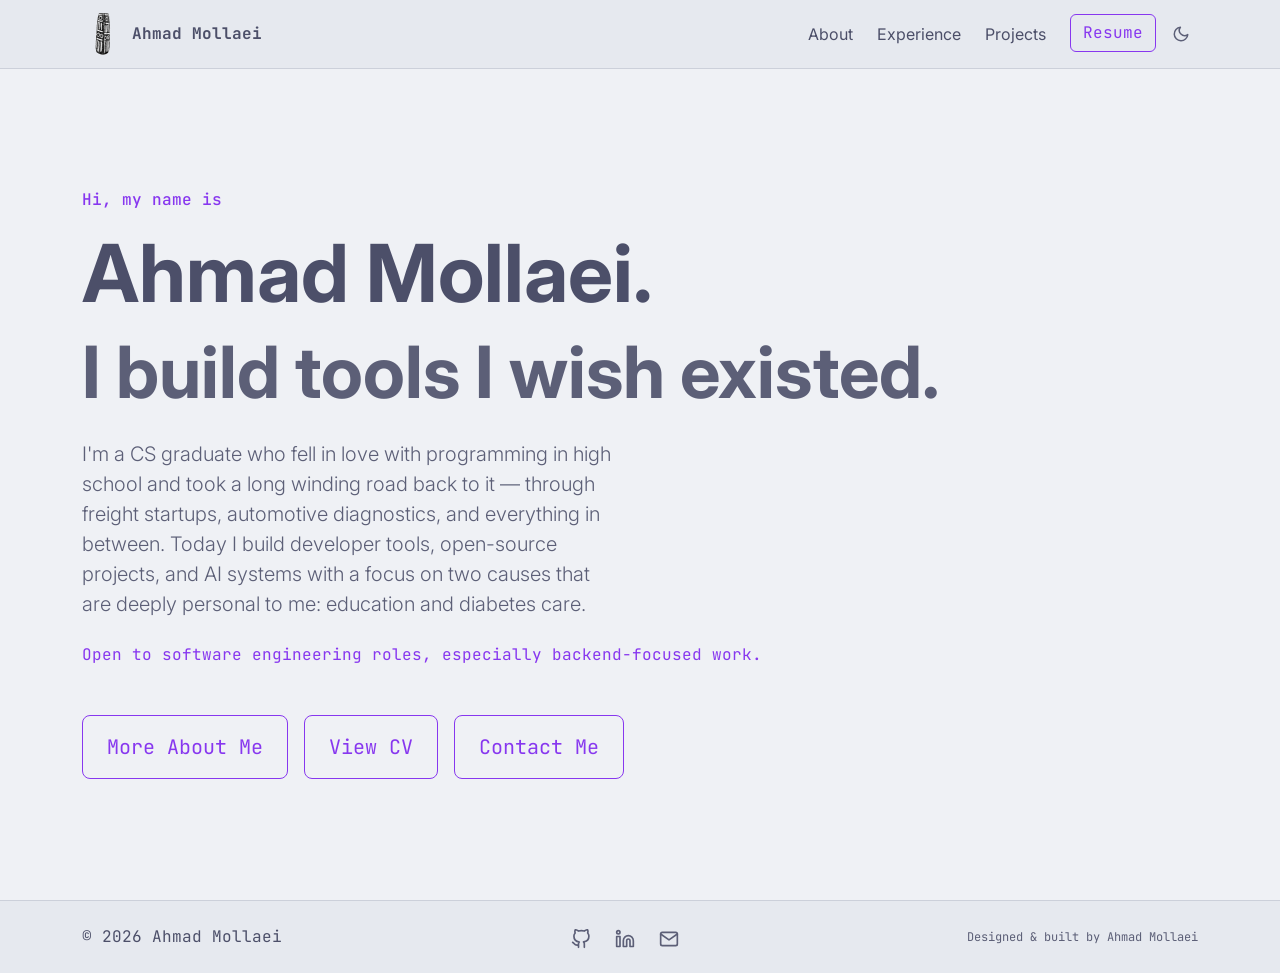
<file: index.html>
<!doctype html>

<html lang="en" data-theme="dark">
  <head>
    <meta charset="UTF-8" />
    <meta name="viewport" content="width=device-width, initial-scale=1" />
    <meta name="color-scheme" content="dark light" />
    <meta name="theme-color" content="#181825" />

    <meta
      name="description"
      content="Ahmad Mollaei — software engineer building developer tools and AI-assisted learning tools. Open to software engineering roles, especially backend-focused work."
    />

    <meta property="og:title" content="Ahmad Mollaei — Software Engineer" />
    <meta
      property="og:description"
      content="Software engineer building tools I wish existed. Open to backend-focused roles."
    />
    <meta property="og:url" content="https://ahmadmollaei.dev/" />
    <meta property="og:type" content="website" />

    <link rel="canonical" href="https://ahmadmollaei.dev/" />

    <!--Theme: set before first paint to avoid a flash-->
    <script>
      // Theme bootstrap: inline on purpose (an external file would block first paint).
      // Identical copies: index.html, about/index.html, experience/index.html,
      // projects/index.html, 404.html. scripts.js shares the "theme" key and the
      // "light"/"dark" values. Change one, change them all.
      (function () {
        var t;
        try {
          t = localStorage.getItem("theme");
        } catch (e) {}
        if (t !== "light" && t !== "dark")
          t = matchMedia("(prefers-color-scheme: light)").matches ? "light" : "dark";
        document.documentElement.setAttribute("data-theme", t);
        document
          .querySelector('meta[name="theme-color"]')
          .setAttribute("content", t === "light" ? "#e6e9ef" : "#181825");
      })();
    </script>

    <!--Google Fonts: JetBrains Mono & Inter -->
    <link rel="preconnect" href="https://fonts.googleapis.com" />
    <link rel="preconnect" href="https://fonts.gstatic.com" crossorigin />
    <link
      href="https://fonts.googleapis.com/css2?family=Inter:wght@400;500;700&family=JetBrains+Mono:wght@400..700&display=swap"
      rel="stylesheet"
    />
    <!--Preload shared partials (crossorigin matches fetch()'s default cors mode)-->
    <link rel="preload" href="/_includes/_nav.html" as="fetch" crossorigin />
    <link rel="preload" href="/_includes/_sidebars.html" as="fetch" crossorigin />
    <link rel="preload" href="/_includes/_footer-modal.html" as="fetch" crossorigin />
    <!--Bootstrap CSS-->
    <link
      href="https://cdn.jsdelivr.net/npm/bootstrap@5.3.8/dist/css/bootstrap.min.css"
      rel="stylesheet"
      integrity="sha384-sRIl4kxILFvY47J16cr9ZwB07vP4J8+LH7qKQnuqkuIAvNWLzeN8tE5YBujZqJLB"
      crossorigin="anonymous"
    />
    <!--Bootstrap JS-->
    <script
      defer
      src="https://cdn.jsdelivr.net/npm/bootstrap@5.3.8/dist/js/bootstrap.bundle.min.js"
      integrity="sha384-FKyoEForCGlyvwx9Hj09JcYn3nv7wiPVlz7YYwJrWVcXK/BmnVDxM+D2scQbITxI"
      crossorigin="anonymous"
    ></script>
    <!--Custom CSS-->
    <link href="/styles.css" rel="stylesheet" />
    <!--Custom JS-->
    <script defer src="/scripts.js"></script>
    <!--Website Title & Logo-->
    <title>Ahmad Mollaei</title>
    <link rel="icon" type="image/png" href="/assets/images/logo_tab.png" />
  </head>

  <body class="d-flex flex-column min-vh-100 m-0">
    <a class="visually-hidden-focusable skip-link" href="#main"
      >Skip to content</a
    >

    <!--Header-->
    <header id="site-header">
      <!--Without JS the navbar partial never loads; keep the site navigable-->
      <noscript>
        <nav class="container d-flex flex-wrap gap-4 py-3 font-monospace" aria-label="Main">
          <a href="/">Home</a>
          <a href="/about/">About</a>
          <a href="/experience/">Experience</a>
          <a href="/projects/">Projects</a>
        </nav>
      </noscript>
    </header>

    <!--Fixed SideBars-->
    <div id="site-sidebars"></div>

    <!--Main-->
    <main id="main" class="flex-grow-1">
      <!--Hero Section-->
      <section
        class="hero-section container d-flex flex-column justify-content-center align-items-start"
      >
        <p class="h6 font-monospace mb-3 hero-greeting">Hi, my name is</p>
        <h1 class="display-1 fw-bold mb-2 hero-name">Ahmad Mollaei.</h1>
        <h2 class="display-2 fw-bold mb-4 hero-tagline">
          I build tools I wish existed.
        </h2>
        <p class="lead mb-4 hero-bio" style="max-width: 540px">
          I'm a CS graduate who fell in love with programming in high school and
          took a long winding road back to it — through freight startups,
          automotive diagnostics, and everything in between. Today I build
          developer tools, open-source projects, and AI systems with a focus on
          two causes that are deeply personal to me: education and diabetes
          care.
        </p>
        <p class="font-monospace mb-5 hero-greeting">
          Open to software engineering roles, especially backend-focused work.
        </p>
        <div class="d-flex flex-wrap gap-3">
          <a class="btn btn-resume btn-lg font-monospace px-4 py-3" href="/about/"
            >More About Me</a
          >
          <a
            class="btn btn-resume btn-lg font-monospace px-4 py-3"
            href="/assets/pdf/cv.pdf"
            target="_blank"
            rel="noopener"
            >View CV</a
          >
          <a
            class="btn btn-resume btn-lg font-monospace px-4 py-3"
            href="mailto:contact@ahmadmollaei.dev"
            >Contact Me</a
          >
        </div>
      </section>
    </main>

    <!--Footer-->
    <div id="site-chrome-bottom"></div>
  </body>
</html>
</file>
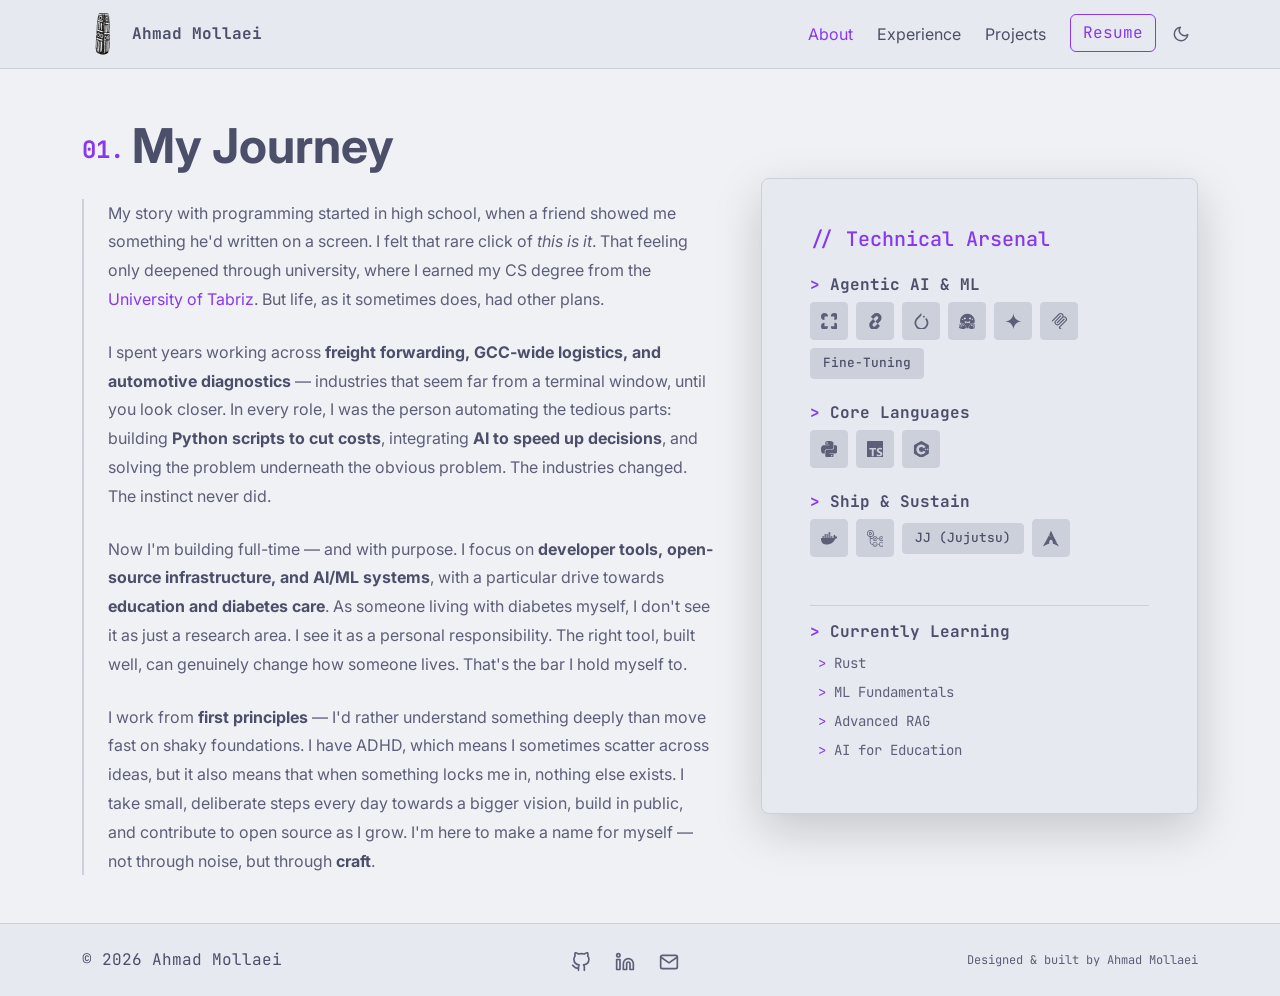
<file: about/index.html>
<!doctype html>

<html lang="en" data-theme="dark">
  <head>
    <meta charset="UTF-8" />
    <meta name="viewport" content="width=device-width, initial-scale=1" />
    <meta name="color-scheme" content="dark light" />
    <meta name="theme-color" content="#181825" />

    <meta
      name="description"
      content="About Ahmad Mollaei: a University of Tabriz CS graduate whose path back to software ran through freight forwarding, logistics and automotive diagnostics, with a focus on education and diabetes care."
    />

    <meta property="og:title" content="About | Ahmad Mollaei" />
    <meta
      property="og:description"
      content="A CS graduate's path back to software through freight, logistics and automotive diagnostics."
    />
    <meta property="og:url" content="https://ahmadmollaei.dev/about/" />
    <meta property="og:type" content="website" />

    <link rel="canonical" href="https://ahmadmollaei.dev/about/" />

    <!--Theme: set before first paint to avoid a flash-->
    <script>
      // Theme bootstrap: inline on purpose (an external file would block first paint).
      // Identical copies: index.html, about/index.html, experience/index.html,
      // projects/index.html, 404.html. scripts.js shares the "theme" key and the
      // "light"/"dark" values. Change one, change them all.
      (function () {
        var t;
        try {
          t = localStorage.getItem("theme");
        } catch (e) {}
        if (t !== "light" && t !== "dark")
          t = matchMedia("(prefers-color-scheme: light)").matches ? "light" : "dark";
        document.documentElement.setAttribute("data-theme", t);
        document
          .querySelector('meta[name="theme-color"]')
          .setAttribute("content", t === "light" ? "#e6e9ef" : "#181825");
      })();
    </script>

    <!--Google Fonts: JetBrains Mono & Inter -->
    <link rel="preconnect" href="https://fonts.googleapis.com" />
    <link rel="preconnect" href="https://fonts.gstatic.com" crossorigin />
    <link
      href="https://fonts.googleapis.com/css2?family=Inter:wght@400;500;700&family=JetBrains+Mono:wght@400..700&display=swap"
      rel="stylesheet"
    />
    <!--Preload shared partials (crossorigin matches fetch()'s default cors mode)-->
    <link rel="preload" href="/_includes/_nav.html" as="fetch" crossorigin />
    <link rel="preload" href="/_includes/_sidebars.html" as="fetch" crossorigin />
    <link rel="preload" href="/_includes/_footer-modal.html" as="fetch" crossorigin />
    <!--Bootstrap CSS-->
    <link
      href="https://cdn.jsdelivr.net/npm/bootstrap@5.3.8/dist/css/bootstrap.min.css"
      rel="stylesheet"
      integrity="sha384-sRIl4kxILFvY47J16cr9ZwB07vP4J8+LH7qKQnuqkuIAvNWLzeN8tE5YBujZqJLB"
      crossorigin="anonymous"
    />
    <!--Bootstrap JS-->
    <script
      defer
      src="https://cdn.jsdelivr.net/npm/bootstrap@5.3.8/dist/js/bootstrap.bundle.min.js"
      integrity="sha384-FKyoEForCGlyvwx9Hj09JcYn3nv7wiPVlz7YYwJrWVcXK/BmnVDxM+D2scQbITxI"
      crossorigin="anonymous"
    ></script>
    <!--Custom CSS-->
    <link href="/styles.css" rel="stylesheet" />
    <!--Custom JS-->
    <script defer src="/scripts.js"></script>
    <!--Website Title & Logo-->
    <title>About | Ahmad Mollaei</title>
    <link rel="icon" type="image/png" href="/assets/images/logo_tab.png" />
  </head>

  <body class="d-flex flex-column min-vh-100 m-0">
    <a class="visually-hidden-focusable skip-link" href="#main"
      >Skip to content</a
    >

    <!--Header-->
    <header id="site-header">
      <!--Without JS the navbar partial never loads; keep the site navigable-->
      <noscript>
        <nav class="container d-flex flex-wrap gap-4 py-3 font-monospace" aria-label="Main">
          <a href="/">Home</a>
          <a href="/about/">About</a>
          <a href="/experience/">Experience</a>
          <a href="/projects/">Projects</a>
        </nav>
      </noscript>
    </header>

    <!--Fixed SideBars-->
    <div id="site-sidebars"></div>

    <!--Main-->
    <main id="main" class="flex-grow-1">
      <section class="container d-flex align-items-center pt-5 pb-3 py-md-5">
        <div class="row gy-5 gx-lg-5">
          <!-- Left Column-->
          <div class="col-lg-7">
            <h1 class="visually-hidden">About Ahmad Mollaei</h1>
            <h2 class="display-5 fw-bold mb-4 about-heading">
              <span class="about-section-num">01.</span>My Journey
            </h2>

            <div class="about-bio-border ps-4">
              <p class="mb-4">
                My story with programming started in high school, when a friend
                showed me something he'd written on a screen. I felt that rare
                click of <em>this is it</em>. That feeling only deepened through
                university, where I earned my CS degree from the
                <a
                  href="http://tabrizu.ac.ir/en"
                  rel="external nofollow noopener"
                  target="_blank"
                  >University of Tabriz</a
                >. But life, as it sometimes does, had other plans.
              </p>

              <p class="mb-4">
                I spent years working across
                <strong
                  >freight forwarding, GCC-wide logistics, and automotive
                  diagnostics</strong
                > — industries that seem far from a terminal window, until you
                look closer. In every role, I was the person automating the
                tedious parts: building
                <strong>Python scripts to cut costs</strong>, integrating
                <strong>AI to speed up decisions</strong>, and solving the
                problem underneath the obvious problem. The industries changed.
                The instinct never did.
              </p>

              <p class="mb-4">
                Now I'm building full-time — and with purpose. I focus on
                <strong
                  >developer tools, open-source infrastructure, and AI/ML
                  systems</strong
                >, with a particular drive towards
                <strong>education and diabetes care</strong>. As someone living
                with diabetes myself, I don't see it as just a research area. I
                see it as a personal responsibility. The right tool, built well,
                can genuinely change how someone lives. That's the bar I hold
                myself to.
              </p>

              <p class="mb-0">
                I work from <strong>first principles</strong> — I'd rather
                understand something deeply than move fast on shaky foundations.
                I have ADHD, which means I sometimes scatter across ideas, but
                it also means that when something locks me in, nothing else
                exists. I take small, deliberate steps every day towards a
                bigger vision, build in public, and contribute to open source as
                I grow. I'm here to make a name for myself — not through noise,
                but through <strong>craft</strong>.
              </p>
            </div>
          </div>

          <!--Right Column-->
          <div class="col-lg-5 d-flex flex-column justify-content-center">
            <div class="card about-card p-4 p-md-5 shadow-lg">
              <h3 class="h5 font-monospace mb-4 about-card-title">
                // Technical Arsenal
              </h3>

              <!-- Category: Agentic AI & ML-->
              <div class="mb-4">
                <h4 class="h6 font-monospace fw-bold mb-2 about-cat-heading">
                  Agentic AI & ML
                </h4>
                <div class="d-flex flex-wrap gap-2 align-items-center">
                  <span
                    class="badge icon-badge"
                    title="LangGraph"
                    data-bs-toggle="tooltip"
                    tabindex="0"
                    role="img"
                    aria-label="LangGraph"
                  >
                    <svg
                      role="img"
                      viewBox="0 0 24 24"
                      xmlns="http://www.w3.org/2000/svg"
                    >
                      <title>LangGraph</title>
                      <path
                        d="M5 19H10A5 5 0 115 14ZM19 14A5 5 0 1114 19H19ZM10 5A5 5 0 105 10V5ZM19 5V10A5 5 0 1014 5Z"
                      />
                    </svg>
                  </span>

                  <span
                    class="badge icon-badge"
                    title="LangChain"
                    data-bs-toggle="tooltip"
                    tabindex="0"
                    role="img"
                    aria-label="LangChain"
                  >
                    <svg
                      role="img"
                      viewBox="0 0 24 24"
                      xmlns="http://www.w3.org/2000/svg"
                    >
                      <title>LangChain</title>
                      <path
                        d="M13.796 0a6.93 6.93 0 0 0-4.91 2.019L5.451 5.455l3.273 3.27 3.432-3.432a2.284 2.284 0 0 1 3.277 0 2.28 2.28 0 0 1 0 3.275L12 12.001l3.273 3.273 3.433-3.435c2.692-2.692 2.692-7.127 0-9.82A6.92 6.92 0 0 0 13.796 0m-5.07 8.728-3.433 3.434c-2.692 2.693-2.692 7.126 0 9.819A6.92 6.92 0 0 0 10.203 24a6.93 6.93 0 0 0 4.911-2.02l3.432-3.432-3.271-3.272-3.433 3.433a2.284 2.284 0 0 1-3.277 0 2.28 2.28 0 0 1 0-3.276L12 12z"
                      />
                    </svg>
                  </span>

                  <span
                    class="badge icon-badge"
                    title="PyTorch"
                    data-bs-toggle="tooltip"
                    tabindex="0"
                    role="img"
                    aria-label="PyTorch"
                  >
                    <svg
                      role="img"
                      viewBox="0 0 24 24"
                      xmlns="http://www.w3.org/2000/svg"
                    >
                      <title>PyTorch</title>
                      <path
                        d="M12.005 0L4.952 7.053a9.865 9.865 0 000 14.022 9.866 9.866 0 0014.022 0c3.984-3.9 3.986-10.205.085-14.023l-1.744 1.743c2.904 2.905 2.904 7.634 0 10.538s-7.634 2.904-10.538 0-2.904-7.634 0-10.538l4.647-4.646.582-.665zm3.568 3.899a1.327 1.327 0 00-1.327 1.327 1.327 1.327 0 001.327 1.328A1.327 1.327 0 0016.9 5.226 1.327 1.327 0 0015.573 3.9z"
                      />
                    </svg>
                  </span>

                  <span
                    class="badge icon-badge"
                    title="Hugging face Transformers"
                    data-bs-toggle="tooltip"
                    tabindex="0"
                    role="img"
                    aria-label="Hugging face Transformers"
                  >
                    <svg
                      role="img"
                      viewBox="0 0 24 24"
                      xmlns="http://www.w3.org/2000/svg"
                    >
                      <title>Hugging Face</title>
                      <path
                        d="M12.025 1.13c-5.77 0-10.449 4.647-10.449 10.378 0 1.112.178 2.181.503 3.185.064-.222.203-.444.416-.577a.96.96 0 0 1 .524-.15c.293 0 .584.124.84.284.278.173.48.408.71.694.226.282.458.611.684.951v-.014c.017-.324.106-.622.264-.874s.403-.487.762-.543c.3-.047.596.06.787.203s.31.313.4.467c.15.257.212.468.233.542.01.026.653 1.552 1.657 2.54.616.605 1.01 1.223 1.082 1.912.055.537-.096 1.059-.38 1.572.637.121 1.294.187 1.967.187.657 0 1.298-.063 1.921-.178-.287-.517-.44-1.041-.384-1.581.07-.69.465-1.307 1.081-1.913 1.004-.987 1.647-2.513 1.657-2.539.021-.074.083-.285.233-.542.09-.154.208-.323.4-.467a1.08 1.08 0 0 1 .787-.203c.359.056.604.29.762.543s.247.55.265.874v.015c.225-.34.457-.67.683-.952.23-.286.432-.52.71-.694.257-.16.547-.284.84-.285a.97.97 0 0 1 .524.151c.228.143.373.388.43.625l.006.04a10.3 10.3 0 0 0 .534-3.273c0-5.731-4.678-10.378-10.449-10.378M8.327 6.583a1.5 1.5 0 0 1 .713.174 1.487 1.487 0 0 1 .617 2.013c-.183.343-.762-.214-1.102-.094-.38.134-.532.914-.917.71a1.487 1.487 0 0 1 .69-2.803m7.486 0a1.487 1.487 0 0 1 .689 2.803c-.385.204-.536-.576-.916-.71-.34-.12-.92.437-1.103.094a1.487 1.487 0 0 1 .617-2.013 1.5 1.5 0 0 1 .713-.174m-10.68 1.55a.96.96 0 1 1 0 1.921.96.96 0 0 1 0-1.92m13.838 0a.96.96 0 1 1 0 1.92.96.96 0 0 1 0-1.92M8.489 11.458c.588.01 1.965 1.157 3.572 1.164 1.607-.007 2.984-1.155 3.572-1.164.196-.003.305.12.305.454 0 .886-.424 2.328-1.563 3.202-.22-.756-1.396-1.366-1.63-1.32q-.011.001-.02.006l-.044.026-.01.008-.03.024q-.018.017-.035.036l-.032.04a1 1 0 0 0-.058.09l-.014.025q-.049.088-.11.19a1 1 0 0 1-.083.116 1.2 1.2 0 0 1-.173.18q-.035.029-.075.058a1.3 1.3 0 0 1-.251-.243 1 1 0 0 1-.076-.107c-.124-.193-.177-.363-.337-.444-.034-.016-.104-.008-.2.022q-.094.03-.216.087-.06.028-.125.063l-.13.074q-.067.04-.136.086a3 3 0 0 0-.135.096 3 3 0 0 0-.26.219 2 2 0 0 0-.12.121 2 2 0 0 0-.106.128l-.002.002a2 2 0 0 0-.09.132l-.001.001a1.2 1.2 0 0 0-.105.212q-.013.036-.024.073c-1.139-.875-1.563-2.317-1.563-3.203 0-.334.109-.457.305-.454m.836 10.354c.824-1.19.766-2.082-.365-3.194-1.13-1.112-1.789-2.738-1.789-2.738s-.246-.945-.806-.858-.97 1.499.202 2.362c1.173.864-.233 1.45-.685.64-.45-.812-1.683-2.896-2.322-3.295s-1.089-.175-.938.647 2.822 2.813 2.562 3.244-1.176-.506-1.176-.506-2.866-2.567-3.49-1.898.473 1.23 2.037 2.16c1.564.932 1.686 1.178 1.464 1.53s-3.675-2.511-4-1.297c-.323 1.214 3.524 1.567 3.287 2.405-.238.839-2.71-1.587-3.216-.642-.506.946 3.49 2.056 3.522 2.064 1.29.33 4.568 1.028 5.713-.624m5.349 0c-.824-1.19-.766-2.082.365-3.194 1.13-1.112 1.789-2.738 1.789-2.738s.246-.945.806-.858.97 1.499-.202 2.362c-1.173.864.233 1.45.685.64.451-.812 1.683-2.896 2.322-3.295s1.089-.175.938.647-2.822 2.813-2.562 3.244 1.176-.506 1.176-.506 2.866-2.567 3.49-1.898-.473 1.23-2.037 2.16c-1.564.932-1.686 1.178-1.464 1.53s3.675-2.511 4-1.297c.323 1.214-3.524 1.567-3.287 2.405.238.839 2.71-1.587 3.216-.642.506.946-3.49 2.056-3.522 2.064-1.29.33-4.568 1.028-5.713-.624"
                      />
                    </svg>
                  </span>

                  <span
                    class="badge icon-badge"
                    title="Gemini API"
                    data-bs-toggle="tooltip"
                    tabindex="0"
                    role="img"
                    aria-label="Gemini API"
                  >
                    <svg
                      role="img"
                      viewBox="0 0 24 24"
                      xmlns="http://www.w3.org/2000/svg"
                    >
                      <title>Google Gemini</title>
                      <path
                        d="M11.04 19.32Q12 21.51 12 24q0-2.49.93-4.68.96-2.19 2.58-3.81t3.81-2.55Q21.51 12 24 12q-2.49 0-4.68-.93a12.3 12.3 0 0 1-3.81-2.58 12.3 12.3 0 0 1-2.58-3.81Q12 2.49 12 0q0 2.49-.96 4.68-.93 2.19-2.55 3.81a12.3 12.3 0 0 1-3.81 2.58Q2.49 12 0 12q2.49 0 4.68.96 2.19.93 3.81 2.55t2.55 3.81"
                      />
                    </svg>
                  </span>

                  <span
                    class="badge icon-badge"
                    title="Model Context Protocol (MCP)"
                    data-bs-toggle="tooltip"
                    tabindex="0"
                    role="img"
                    aria-label="Model Context Protocol (MCP)"
                  >
                    <svg
                      role="img"
                      viewBox="0 0 24 24"
                      xmlns="http://www.w3.org/2000/svg"
                    >
                      <title>Model Context Protocol</title>
                      <path
                        d="M13.85 0a4.16 4.16 0 0 0-2.95 1.217L1.456 10.66a.835.835 0 0 0 0 1.18.835.835 0 0 0 1.18 0l9.442-9.442a2.49 2.49 0 0 1 3.541 0 2.49 2.49 0 0 1 0 3.541L8.59 12.97l-.1.1a.835.835 0 0 0 0 1.18.835.835 0 0 0 1.18 0l.1-.098 7.03-7.034a2.49 2.49 0 0 1 3.542 0l.049.05a2.49 2.49 0 0 1 0 3.54l-8.54 8.54a1.96 1.96 0 0 0 0 2.755l1.753 1.753a.835.835 0 0 0 1.18 0 .835.835 0 0 0 0-1.18l-1.753-1.753a.266.266 0 0 1 0-.394l8.54-8.54a4.185 4.185 0 0 0 0-5.9l-.05-.05a4.16 4.16 0 0 0-2.95-1.218c-.2 0-.401.02-.6.048a4.17 4.17 0 0 0-1.17-3.552A4.16 4.16 0 0 0 13.85 0m0 3.333a.84.84 0 0 0-.59.245L6.275 10.56a4.186 4.186 0 0 0 0 5.902 4.186 4.186 0 0 0 5.902 0L19.16 9.48a.835.835 0 0 0 0-1.18.835.835 0 0 0-1.18 0l-6.985 6.984a2.49 2.49 0 0 1-3.54 0 2.49 2.49 0 0 1 0-3.54l6.983-6.985a.835.835 0 0 0 0-1.18.84.84 0 0 0-.59-.245"
                      />
                    </svg>
                  </span>

                  <span class="badge text-badge">Fine-Tuning</span>
                </div>
              </div>

              <!-- Category: Core Languages -->
              <div class="mb-4">
                <h4 class="h6 font-monospace fw-bold mb-2 about-cat-heading">
                  Core Languages
                </h4>
                <div class="d-flex flex-wrap gap-2 align-items-center">
                  <span
                    class="badge icon-badge"
                    title="Python"
                    data-bs-toggle="tooltip"
                    tabindex="0"
                    role="img"
                    aria-label="Python"
                  >
                    <svg
                      role="img"
                      viewBox="0 0 24 24"
                      xmlns="http://www.w3.org/2000/svg"
                    >
                      <title>Python</title>
                      <path
                        d="M14.25.18l.9.2.73.26.59.3.45.32.34.34.25.34.16.33.1.3.04.26.02.2-.01.13V8.5l-.05.63-.13.55-.21.46-.26.38-.3.31-.33.25-.35.19-.35.14-.33.1-.3.07-.26.04-.21.02H8.77l-.69.05-.59.14-.5.22-.41.27-.33.32-.27.35-.2.36-.15.37-.1.35-.07.32-.04.27-.02.21v3.06H3.17l-.21-.03-.28-.07-.32-.12-.35-.18-.36-.26-.36-.36-.35-.46-.32-.59-.28-.73-.21-.88-.14-1.05-.05-1.23.06-1.22.16-1.04.24-.87.32-.71.36-.57.4-.44.42-.33.42-.24.4-.16.36-.1.32-.05.24-.01h.16l.06.01h8.16v-.83H6.18l-.01-2.75-.02-.37.05-.34.11-.31.17-.28.25-.26.31-.23.38-.2.44-.18.51-.15.58-.12.64-.1.71-.06.77-.04.84-.02 1.27.05zm-6.3 1.98l-.23.33-.08.41.08.41.23.34.33.22.41.09.41-.09.33-.22.23-.34.08-.41-.08-.41-.23-.33-.33-.22-.41-.09-.41.09zm13.09 3.95l.28.06.32.12.35.18.36.27.36.35.35.47.32.59.28.73.21.88.14 1.04.05 1.23-.06 1.23-.16 1.04-.24.86-.32.71-.36.57-.4.45-.42.33-.42.24-.4.16-.36.09-.32.05-.24.02-.16-.01h-8.22v.82h5.84l.01 2.76.02.36-.05.34-.11.31-.17.29-.25.25-.31.24-.38.2-.44.17-.51.15-.58.13-.64.09-.71.07-.77.04-.84.01-1.27-.04-1.07-.14-.9-.2-.73-.25-.59-.3-.45-.33-.34-.34-.25-.34-.16-.33-.1-.3-.04-.25-.02-.2.01-.13v-5.34l.05-.64.13-.54.21-.46.26-.38.3-.32.33-.24.35-.2.35-.14.33-.1.3-.06.26-.04.21-.02.13-.01h5.84l.69-.05.59-.14.5-.21.41-.28.33-.32.27-.35.2-.36.15-.36.1-.35.07-.32.04-.28.02-.21V6.07h2.09l.14.01zm-6.47 14.25l-.23.33-.08.41.08.41.23.33.33.23.41.08.41-.08.33-.23.23-.33.08-.41-.08-.41-.23-.33-.33-.23-.41-.08-.41.08z"
                      />
                    </svg>
                  </span>

                  <span
                    class="badge icon-badge"
                    title="TypeScript"
                    data-bs-toggle="tooltip"
                    tabindex="0"
                    role="img"
                    aria-label="TypeScript"
                  >
                    <svg
                      role="img"
                      viewBox="0 0 24 24"
                      xmlns="http://www.w3.org/2000/svg"
                    >
                      <title>TypeScript</title>
                      <path
                        d="M1.125 0C.502 0 0 .502 0 1.125v21.75C0 23.498.502 24 1.125 24h21.75c.623 0 1.125-.502 1.125-1.125V1.125C24 .502 23.498 0 22.875 0zm17.363 9.75c.612 0 1.154.037 1.627.111a6.38 6.38 0 0 1 1.306.34v2.458a3.95 3.95 0 0 0-.643-.361 5.093 5.093 0 0 0-.717-.26 5.453 5.453 0 0 0-1.426-.2c-.3 0-.573.028-.819.086a2.1 2.1 0 0 0-.623.242c-.17.104-.3.229-.393.374a.888.888 0 0 0-.14.49c0 .196.053.373.156.529.104.156.252.304.443.444s.423.276.696.41c.273.135.582.274.926.416.47.197.892.407 1.266.628.374.222.695.473.963.753.268.279.472.598.614.957.142.359.214.776.214 1.253 0 .657-.125 1.21-.373 1.656a3.033 3.033 0 0 1-1.012 1.085 4.38 4.38 0 0 1-1.487.596c-.566.12-1.163.18-1.79.18a9.916 9.916 0 0 1-1.84-.164 5.544 5.544 0 0 1-1.512-.493v-2.63a5.033 5.033 0 0 0 3.237 1.2c.333 0 .624-.03.872-.09.249-.06.456-.144.623-.25.166-.108.29-.234.373-.38a1.023 1.023 0 0 0-.074-1.089 2.12 2.12 0 0 0-.537-.5 5.597 5.597 0 0 0-.807-.444 27.72 27.72 0 0 0-1.007-.436c-.918-.383-1.602-.852-2.053-1.405-.45-.553-.676-1.222-.676-2.005 0-.614.123-1.141.369-1.582.246-.441.58-.804 1.004-1.089a4.494 4.494 0 0 1 1.47-.629 7.536 7.536 0 0 1 1.77-.201zm-15.113.188h9.563v2.166H9.506v9.646H6.789v-9.646H3.375z"
                      />
                    </svg>
                  </span>

                  <span
                    class="badge icon-badge"
                    title="C++"
                    data-bs-toggle="tooltip"
                    tabindex="0"
                    role="img"
                    aria-label="C++"
                  >
                    <svg
                      role="img"
                      viewBox="0 0 24 24"
                      xmlns="http://www.w3.org/2000/svg"
                    >
                      <title>C++</title>
                      <path
                        d="M22.394 6c-.167-.29-.398-.543-.652-.69L12.926.22c-.509-.294-1.34-.294-1.848 0L2.26 5.31c-.508.293-.923 1.013-.923 1.6v10.18c0 .294.104.62.271.91.167.29.398.543.652.69l8.816 5.09c.508.293 1.34.293 1.848 0l8.816-5.09c.254-.147.485-.4.652-.69.167-.29.27-.616.27-.91V6.91c.003-.294-.1-.62-.268-.91zM12 19.11c-3.92 0-7.109-3.19-7.109-7.11 0-3.92 3.19-7.11 7.11-7.11a7.133 7.133 0 016.156 3.553l-3.076 1.78a3.567 3.567 0 00-3.08-1.78A3.56 3.56 0 008.444 12 3.56 3.56 0 0012 15.555a3.57 3.57 0 003.08-1.778l3.078 1.78A7.135 7.135 0 0112 19.11zm7.11-6.715h-.79v.79h-.79v-.79h-.79v-.79h.79v-.79h.79v.79h.79zm2.962 0h-.79v.79h-.79v-.79h-.79v-.79h.79v-.79h.79v.79h.79z"
                      />
                    </svg>
                  </span>
                </div>
              </div>

              <!-- Category: Ship & Sustain-->
              <div class="mb-4">
                <h4 class="h6 font-monospace fw-bold mb-2 about-cat-heading">
                  Ship & Sustain
                </h4>
                <div class="d-flex flex-wrap gap-2 align-items-center">
                  <span
                    class="badge icon-badge"
                    title="Docker"
                    data-bs-toggle="tooltip"
                    tabindex="0"
                    role="img"
                    aria-label="Docker"
                  >
                    <svg
                      role="img"
                      viewBox="0 0 24 24"
                      xmlns="http://www.w3.org/2000/svg"
                    >
                      <title>Docker</title>
                      <path
                        d="M13.983 11.078h2.119a.186.186 0 00.186-.185V9.006a.186.186 0 00-.186-.186h-2.119a.185.185 0 00-.185.185v1.888c0 .102.083.185.185.185m-2.954-5.43h2.118a.186.186 0 00.186-.186V3.574a.186.186 0 00-.186-.185h-2.118a.185.185 0 00-.185.185v1.888c0 .102.082.185.185.185m0 2.716h2.118a.187.187 0 00.186-.186V6.29a.186.186 0 00-.186-.185h-2.118a.185.185 0 00-.185.185v1.887c0 .102.082.185.185.186m-2.93 0h2.12a.186.186 0 00.184-.186V6.29a.185.185 0 00-.185-.185H8.1a.185.185 0 00-.185.185v1.887c0 .102.083.185.185.186m-2.964 0h2.119a.186.186 0 00.185-.186V6.29a.185.185 0 00-.185-.185H5.136a.186.186 0 00-.186.185v1.887c0 .102.084.185.186.186m5.893 2.715h2.118a.186.186 0 00.186-.185V9.006a.186.186 0 00-.186-.186h-2.118a.185.185 0 00-.185.185v1.888c0 .102.082.185.185.185m-2.93 0h2.12a.185.185 0 00.184-.185V9.006a.185.185 0 00-.184-.186h-2.12a.185.185 0 00-.184.185v1.888c0 .102.083.185.185.185m-2.964 0h2.119a.185.185 0 00.185-.185V9.006a.185.185 0 00-.184-.186h-2.12a.186.186 0 00-.186.186v1.887c0 .102.084.185.186.185m-2.92 0h2.12a.185.185 0 00.184-.185V9.006a.185.185 0 00-.184-.186h-2.12a.185.185 0 00-.184.185v1.888c0 .102.082.185.185.185M23.763 9.89c-.065-.051-.672-.51-1.954-.51-.338.001-.676.03-1.01.087-.248-1.7-1.653-2.53-1.716-2.566l-.344-.199-.226.327c-.284.438-.49.922-.612 1.43-.23.97-.09 1.882.403 2.661-.595.332-1.55.413-1.744.42H.751a.751.751 0 00-.75.748 11.376 11.376 0 00.692 4.062c.545 1.428 1.355 2.48 2.41 3.124 1.18.723 3.1 1.137 5.275 1.137.983.003 1.963-.086 2.93-.266a12.248 12.248 0 003.823-1.389c.98-.567 1.86-1.288 2.61-2.136 1.252-1.418 1.998-2.997 2.553-4.4h.221c1.372 0 2.215-.549 2.68-1.009.309-.293.55-.65.707-1.046l.098-.288Z"
                      />
                    </svg>
                  </span>

                  <span
                    class="badge icon-badge"
                    title="GitHub Actions"
                    data-bs-toggle="tooltip"
                    tabindex="0"
                    role="img"
                    aria-label="GitHub Actions"
                  >
                    <svg
                      role="img"
                      viewBox="0 0 24 24"
                      xmlns="http://www.w3.org/2000/svg"
                    >
                      <title>GitHub Actions</title>
                      <path
                        d="M10.984 13.836a.5.5 0 0 1-.353-.146l-.745-.743a.5.5 0 1 1 .706-.708l.392.391 1.181-1.18a.5.5 0 0 1 .708.707l-1.535 1.533a.504.504 0 0 1-.354.146zm9.353-.147l1.534-1.532a.5.5 0 0 0-.707-.707l-1.181 1.18-.392-.391a.5.5 0 1 0-.706.708l.746.743a.497.497 0 0 0 .706-.001zM4.527 7.452l2.557-1.585A1 1 0 0 0 7.09 4.17L4.533 2.56A1 1 0 0 0 3 3.406v3.196a1.001 1.001 0 0 0 1.527.85zm2.03-2.436L4 6.602V3.406l2.557 1.61zM24 12.5c0 1.93-1.57 3.5-3.5 3.5a3.503 3.503 0 0 1-3.46-3h-2.08a3.503 3.503 0 0 1-3.46 3 3.502 3.502 0 0 1-3.46-3h-.558c-.972 0-1.85-.399-2.482-1.042V17c0 1.654 1.346 3 3 3h.04c.244-1.693 1.7-3 3.46-3 1.93 0 3.5 1.57 3.5 3.5S13.43 24 11.5 24a3.502 3.502 0 0 1-3.46-3H8c-2.206 0-4-1.794-4-4V9.899A5.008 5.008 0 0 1 0 5c0-2.757 2.243-5 5-5s5 2.243 5 5a5.005 5.005 0 0 1-4.952 4.998A2.482 2.482 0 0 0 7.482 12h.558c.244-1.693 1.7-3 3.46-3a3.502 3.502 0 0 1 3.46 3h2.08a3.503 3.503 0 0 1 3.46-3c1.93 0 3.5 1.57 3.5 3.5zm-15 8c0 1.378 1.122 2.5 2.5 2.5s2.5-1.122 2.5-2.5-1.122-2.5-2.5-2.5S9 19.122 9 20.5zM5 9c2.206 0 4-1.794 4-4S7.206 1 5 1 1 2.794 1 5s1.794 4 4 4zm9 3.5c0-1.378-1.122-2.5-2.5-2.5S9 11.122 9 12.5s1.122 2.5 2.5 2.5 2.5-1.122 2.5-2.5zm9 0c0-1.378-1.122-2.5-2.5-2.5S18 11.122 18 12.5s1.122 2.5 2.5 2.5 2.5-1.122 2.5-2.5zm-13 8a.5.5 0 1 0 1 0 .5.5 0 0 0-1 0zm2 0a.5.5 0 1 0 1 0 .5.5 0 0 0-1 0zm12 0c0 1.93-1.57 3.5-3.5 3.5a3.503 3.503 0 0 1-3.46-3.002c-.007.001-.013.005-.021.005l-.506.017h-.017a.5.5 0 0 1-.016-.999l.506-.017c.018-.002.035.006.052.007A3.503 3.503 0 0 1 20.5 17c1.93 0 3.5 1.57 3.5 3.5zm-1 0c0-1.378-1.122-2.5-2.5-2.5S18 19.122 18 20.5s1.122 2.5 2.5 2.5 2.5-1.122 2.5-2.5z"
                      />
                    </svg>
                  </span>

                  <span class="badge text-badge">JJ (Jujutsu)</span>

                  <span
                    class="badge icon-badge"
                    title="Linux"
                    data-bs-toggle="tooltip"
                    tabindex="0"
                    role="img"
                    aria-label="Linux"
                  >
                    <svg
                      role="img"
                      viewBox="0 0 24 24"
                      xmlns="http://www.w3.org/2000/svg"
                    >
                      <title>Arch Linux</title>
                      <path
                        d="M11.39.605C10.376 3.092 9.764 4.72 8.635 7.132c.693.734 1.543 1.589 2.923 2.554-1.484-.61-2.496-1.224-3.252-1.86C6.86 10.842 4.596 15.138 0 23.395c3.612-2.085 6.412-3.37 9.021-3.862a6.61 6.61 0 01-.171-1.547l.003-.115c.058-2.315 1.261-4.095 2.687-3.973 1.426.12 2.534 2.096 2.478 4.409a6.52 6.52 0 01-.146 1.243c2.58.505 5.352 1.787 8.914 3.844-.702-1.293-1.33-2.459-1.929-3.57-.943-.73-1.926-1.682-3.933-2.713 1.38.359 2.367.772 3.137 1.234-6.09-11.334-6.582-12.84-8.67-17.74zM22.898 21.36v-.623h-.234v-.084h.562v.084h-.234v.623h.331v-.707h.142l.167.5.034.107a2.26 2.26 0 01.038-.114l.17-.493H24v.707h-.091v-.593l-.206.593h-.084l-.205-.602v.602h-.091"
                      />
                    </svg>
                  </span>
                </div>
              </div>

              <!-- Category: Currently Learning-->
              <div class="mt-4 pt-3 about-learning-section">
                <h4 class="h6 font-monospace fw-bold mb-2 about-cat-heading">
                  Currently Learning
                </h4>
                <div class="font-monospace small ps-2 about-learning-list">
                  <div class="py-1 about-learning-item">Rust</div>
                  <div class="py-1 about-learning-item">ML Fundamentals</div>
                  <div class="py-1 about-learning-item">Advanced RAG</div>
                  <div class="py-1 about-learning-item">AI for Education</div>
                </div>
              </div>
            </div>
          </div>
        </div>
      </section>
    </main>

    <!--Footer-->
    <div id="site-chrome-bottom"></div>
  </body>
</html>
</file>
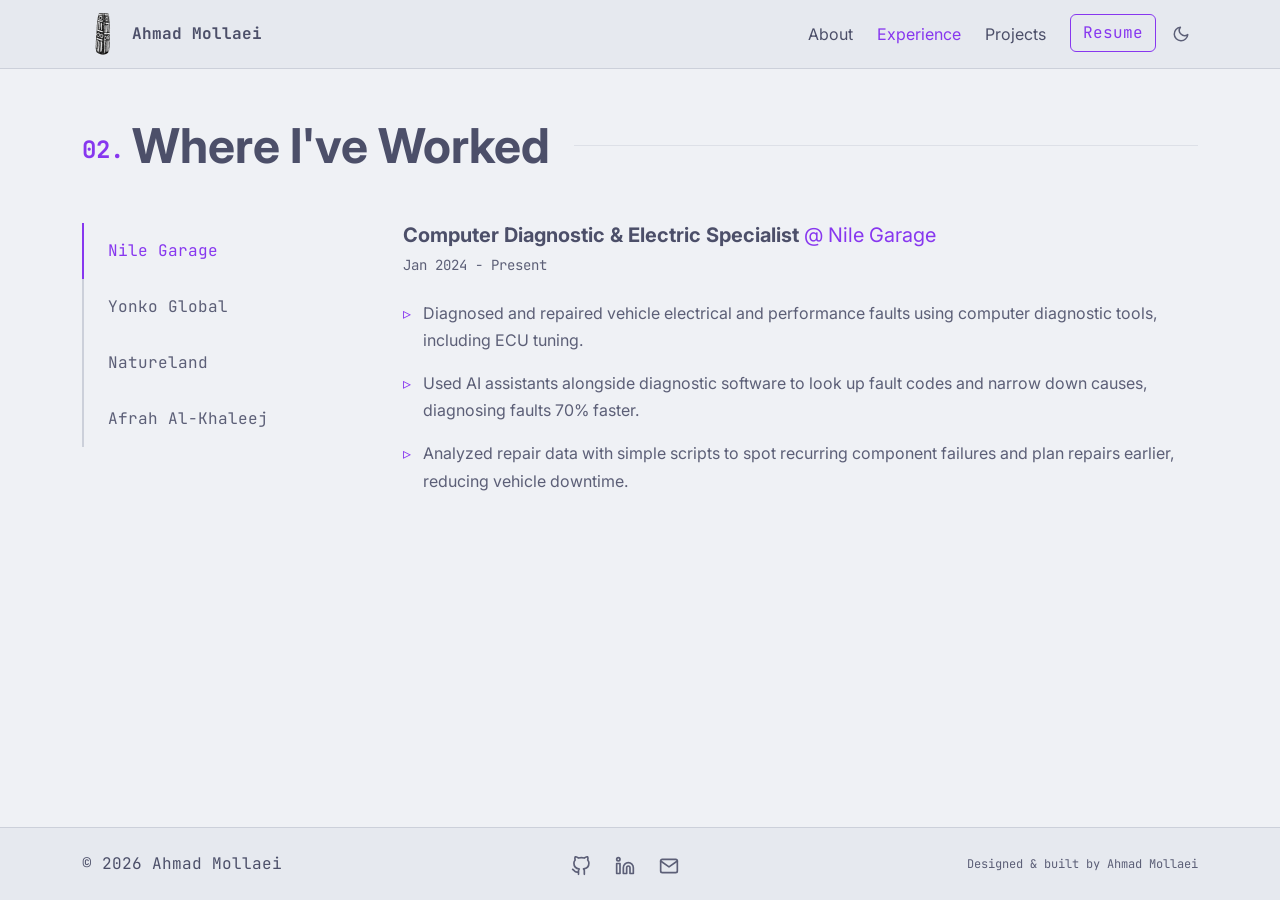
<file: experience/index.html>
<!doctype html>

<html lang="en" data-theme="dark">
  <head>
    <meta charset="UTF-8" />
    <meta name="viewport" content="width=device-width, initial-scale=1" />
    <meta name="color-scheme" content="dark light" />
    <meta name="theme-color" content="#181825" />

    <meta
      name="description"
      content="Ahmad Mollaei's work experience: automotive diagnostics at Nile Garage, co-founding Yonko Global Forwarding, and logistics and purchasing roles at Natureland and Afrah Al-Khaleej."
    />

    <meta property="og:title" content="Experience | Ahmad Mollaei" />
    <meta
      property="og:description"
      content="Automotive diagnostics, a freight forwarding startup, and logistics and purchasing roles."
    />
    <meta property="og:url" content="https://ahmadmollaei.dev/experience/" />
    <meta property="og:type" content="website" />

    <link rel="canonical" href="https://ahmadmollaei.dev/experience/" />

    <!--Theme: set before first paint to avoid a flash-->
    <script>
      // Theme bootstrap: inline on purpose (an external file would block first paint).
      // Identical copies: index.html, about/index.html, experience/index.html,
      // projects/index.html, 404.html. scripts.js shares the "theme" key and the
      // "light"/"dark" values. Change one, change them all.
      (function () {
        var t;
        try {
          t = localStorage.getItem("theme");
        } catch (e) {}
        if (t !== "light" && t !== "dark")
          t = matchMedia("(prefers-color-scheme: light)").matches ? "light" : "dark";
        document.documentElement.setAttribute("data-theme", t);
        document
          .querySelector('meta[name="theme-color"]')
          .setAttribute("content", t === "light" ? "#e6e9ef" : "#181825");
      })();
    </script>

    <!--Google Fonts: JetBrains Mono & Inter -->
    <link rel="preconnect" href="https://fonts.googleapis.com" />
    <link rel="preconnect" href="https://fonts.gstatic.com" crossorigin />
    <link
      href="https://fonts.googleapis.com/css2?family=Inter:wght@400;500;700&family=JetBrains+Mono:wght@400..700&display=swap"
      rel="stylesheet"
    />
    <!--Preload shared partials (crossorigin matches fetch()'s default cors mode)-->
    <link rel="preload" href="/_includes/_nav.html" as="fetch" crossorigin />
    <link rel="preload" href="/_includes/_sidebars.html" as="fetch" crossorigin />
    <link rel="preload" href="/_includes/_footer-modal.html" as="fetch" crossorigin />
    <!--Bootstrap CSS-->
    <link
      href="https://cdn.jsdelivr.net/npm/bootstrap@5.3.8/dist/css/bootstrap.min.css"
      rel="stylesheet"
      integrity="sha384-sRIl4kxILFvY47J16cr9ZwB07vP4J8+LH7qKQnuqkuIAvNWLzeN8tE5YBujZqJLB"
      crossorigin="anonymous"
    />
    <!--Bootstrap JS-->
    <script
      defer
      src="https://cdn.jsdelivr.net/npm/bootstrap@5.3.8/dist/js/bootstrap.bundle.min.js"
      integrity="sha384-FKyoEForCGlyvwx9Hj09JcYn3nv7wiPVlz7YYwJrWVcXK/BmnVDxM+D2scQbITxI"
      crossorigin="anonymous"
    ></script>
    <!--Custom CSS-->
    <link href="/styles.css" rel="stylesheet" />
    <!--Custom JS-->
    <script defer src="/scripts.js"></script>
    <!--Website Title & Logo-->
    <title>Experience | Ahmad Mollaei</title>
    <link rel="icon" type="image/png" href="/assets/images/logo_tab.png" />
  </head>

  <body class="d-flex flex-column min-vh-100 m-0">
    <a class="visually-hidden-focusable skip-link" href="#main"
      >Skip to content</a
    >

    <!--Header-->
    <header id="site-header">
      <!--Without JS the navbar partial never loads; keep the site navigable-->
      <noscript>
        <nav class="container d-flex flex-wrap gap-4 py-3 font-monospace" aria-label="Main">
          <a href="/">Home</a>
          <a href="/about/">About</a>
          <a href="/experience/">Experience</a>
          <a href="/projects/">Projects</a>
        </nav>
      </noscript>
    </header>

    <!--Fixed SideBars-->
    <div id="site-sidebars"></div>

    <!--Main-->
    <main id="main" class="flex-grow-1">
      <section class="container pt-5 pb-3 py-md-5">
        <!-- Heading-->
        <div class="d-flex align-items-center mb-5">
          <h1 class="visually-hidden">Experience</h1>
          <h2 class="display-5 fw-bold mb-0 exp-heading">
            <span class="about-section-num">02.</span>Where I've Worked
          </h2>
          <div class="ms-4 flex-grow-1 exp-divider"></div>
        </div>

        <div class="row mt-4">
          <!-- Left Column: Tab Triggers -->
          <div class="col-md-3 mb-4 mb-md-0">
            <div
              class="nav flex-row flex-md-column flex-nowrap nav-pills"
              role="tablist"
            >
              <button
                class="nav-link active font-monospace text-start py-3 px-4 small"
                id="job-nile-tab"
                data-bs-toggle="pill"
                data-bs-target="#job-nile"
                type="button"
                role="tab"
                aria-controls="job-nile"
                aria-selected="true"
              >
                Nile Garage
              </button>

              <button
                class="nav-link font-monospace text-start py-3 px-4 small"
                id="job-yonko-tab"
                data-bs-toggle="pill"
                data-bs-target="#job-yonko"
                type="button"
                role="tab"
                aria-controls="job-yonko"
                aria-selected="false"
              >
                Yonko Global
              </button>

              <button
                class="nav-link font-monospace text-start py-3 px-4 small"
                id="job-natureland-tab"
                data-bs-toggle="pill"
                data-bs-target="#job-natureland"
                type="button"
                role="tab"
                aria-controls="job-natureland"
                aria-selected="false"
              >
                Natureland
              </button>

              <button
                class="nav-link font-monospace text-start py-3 px-4 small"
                id="job-afrah-tab"
                data-bs-toggle="pill"
                data-bs-target="#job-afrah"
                type="button"
                role="tab"
                aria-controls="job-afrah"
                aria-selected="false"
              >
                Afrah Al-Khaleej
              </button>
            </div>
          </div>

          <!-- Right Column: Tab Content -->
          <div class="col-md-9 ps-md-5">
            <div class="tab-content">
              <!-- Nile Garage-->
              <div
                class="tab-pane fade show active"
                id="job-nile"
                role="tabpanel"
                tabindex="0"
                aria-labelledby="job-nile-tab"
              >
                <h3 class="fw-bold h5 exp-job-title">
                  Computer Diagnostic & Electric Specialist
                  <span class="exp-company">@ Nile Garage</span>
                </h3>
                <p class="font-monospace exp-date small mb-4">
                  Jan 2024 - Present
                </p>
                <ul class="ps-0">
                  <li class="mb-3">
                    Diagnosed and repaired vehicle electrical and performance
                    faults using computer diagnostic tools, including ECU
                    tuning.
                  </li>
                  <li class="mb-3">
                    Used AI assistants alongside diagnostic software to look up
                    fault codes and narrow down causes, diagnosing faults 70%
                    faster.
                  </li>
                  <li class="mb-3">
                    Analyzed repair data with simple scripts to spot recurring
                    component failures and plan repairs earlier, reducing
                    vehicle downtime.
                  </li>
                </ul>
              </div>

              <!-- Yonko Global-->
              <div
                class="tab-pane fade"
                id="job-yonko"
                role="tabpanel"
                tabindex="0"
                aria-labelledby="job-yonko-tab"
              >
                <h3 class="fw-bold h5 exp-job-title">
                  CEO & Co-founder
                  <span class="exp-company">@ Yonko Global Forwarding</span>
                </h3>
                <p class="font-monospace exp-date small mb-4">
                  Sep 2022 - Dec 2023
                </p>
                <ul class="ps-0">
                  <li class="mb-3">
                    Co-founded and ran a freight forwarding company, writing
                    Python scripts and API integrations that connected our
                    freight tools so a small team could handle the daily
                    workload.
                  </li>
                  <li class="mb-3">
                    Automated document processing, route comparison and shipment
                    status notifications for clients, cutting manual work by
                    50%.
                  </li>
                  <li class="mb-3">
                    Built scripts to track customs and compliance requirements
                    for sea and land shipments across several countries.
                  </li>
                </ul>
              </div>

              <!-- Natureland -->
              <div
                class="tab-pane fade"
                id="job-natureland"
                role="tabpanel"
                tabindex="0"
                aria-labelledby="job-natureland-tab"
              >
                <h3 class="fw-bold h5 exp-job-title">
                  Logistics Officer
                  <span class="exp-company">@ Natureland</span>
                </h3>
                <p class="font-monospace exp-date small mb-4">
                  Nov 2021 - May 2022
                </p>
                <ul class="ps-0">
                  <li class="mb-3">
                    Wrote Python scripts to automate landed-cost calculations
                    and shipment reports across GCC supply chains, reducing
                    manual data entry errors and saving 8 hours a week of
                    reporting.
                  </li>
                  <li class="mb-3">
                    Analyzed shipping data to find recurring cost overruns,
                    supporting rate negotiations with international shipping
                    lines that lowered freight rates by 3–6%.
                  </li>
                </ul>
              </div>

              <!-- Afrah Al-Khaleej -->
              <div
                class="tab-pane fade"
                id="job-afrah"
                role="tabpanel"
                tabindex="0"
                aria-labelledby="job-afrah-tab"
              >
                <h3 class="fw-bold h5 exp-job-title">
                  Purchase Executive
                  <span class="exp-company">@ Afrah Al-Khaleej Co.</span>
                </h3>
                <p class="font-monospace exp-date small mb-4">
                  Nov 2019 - Oct 2021
                </p>
                <ul class="ps-0">
                  <li class="mb-3">
                    Used scripts to parse procurement data, cutting purchase
                    report time by 50% and speeding up the checking of supplier
                    technical documents.
                  </li>
                  <li class="mb-3">
                    Mapped internal purchasing workflows to find bottlenecks,
                    which helped make government regulatory clearances 30%
                    faster.
                  </li>
                </ul>
              </div>
            </div>
          </div>
        </div>
      </section>
    </main>

    <!--Footer-->
    <div id="site-chrome-bottom"></div>
  </body>
</html>
</file>
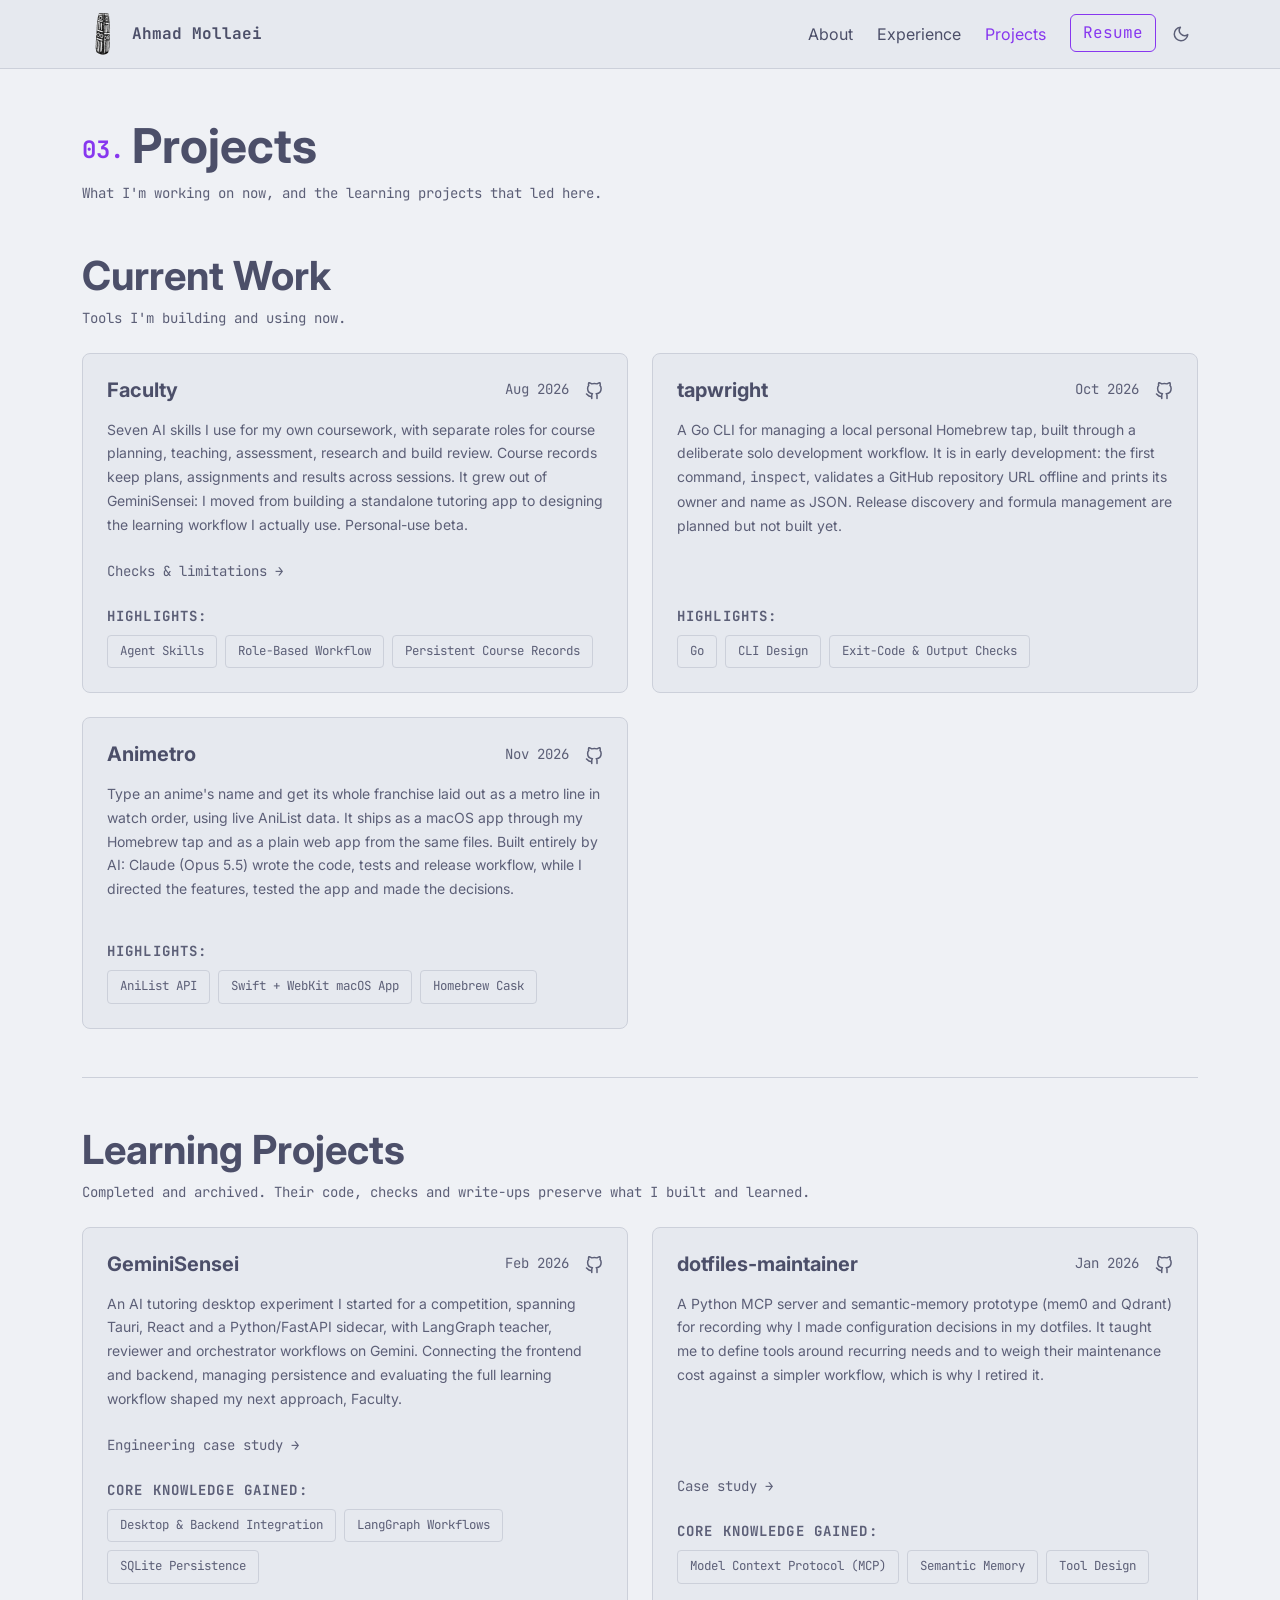
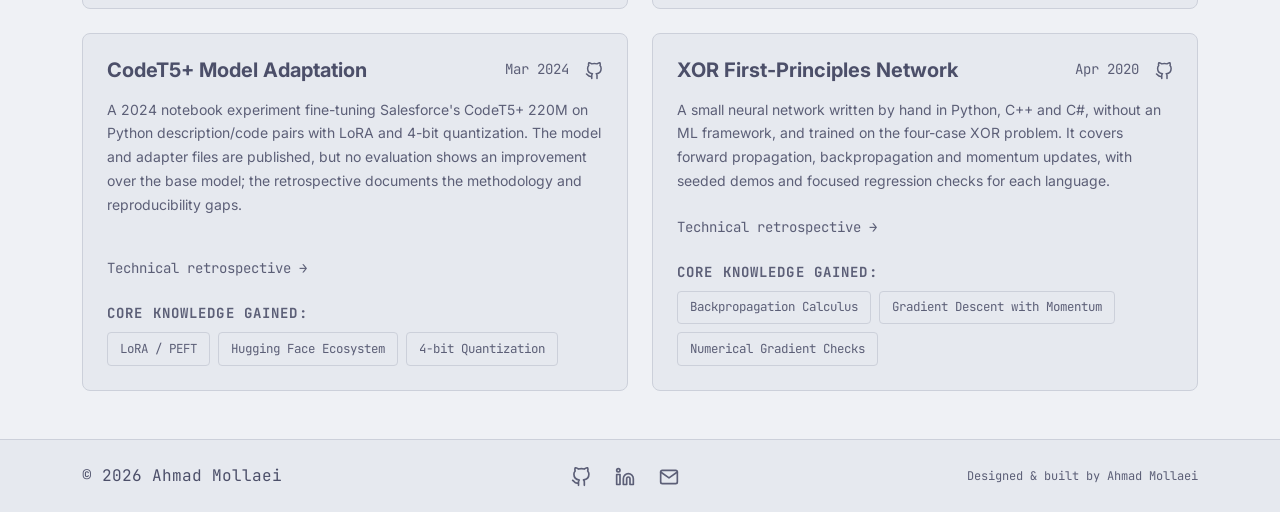
<file: projects/index.html>
<!doctype html>

<html lang="en" data-theme="dark">
  <head>
    <meta charset="UTF-8" />
    <meta name="viewport" content="width=device-width, initial-scale=1" />
    <meta name="color-scheme" content="dark light" />
    <meta name="theme-color" content="#181825" />

    <meta
      name="description"
      content="Projects by Ahmad Mollaei: current work on Faculty, tapwright and Animetro, plus archived learning projects including GeminiSensei, dotfiles-maintainer and a from-scratch XOR neural network."
    />

    <meta property="og:title" content="Projects | Ahmad Mollaei" />
    <meta
      property="og:description"
      content="Current tools and archived learning projects, with case studies and retrospectives."
    />
    <meta property="og:url" content="https://ahmadmollaei.dev/projects/" />
    <meta property="og:type" content="website" />

    <link rel="canonical" href="https://ahmadmollaei.dev/projects/" />

    <!--Theme: set before first paint to avoid a flash-->
    <script>
      // Theme bootstrap: inline on purpose (an external file would block first paint).
      // Identical copies: index.html, about/index.html, experience/index.html,
      // projects/index.html, 404.html. scripts.js shares the "theme" key and the
      // "light"/"dark" values. Change one, change them all.
      (function () {
        var t;
        try {
          t = localStorage.getItem("theme");
        } catch (e) {}
        if (t !== "light" && t !== "dark")
          t = matchMedia("(prefers-color-scheme: light)").matches ? "light" : "dark";
        document.documentElement.setAttribute("data-theme", t);
        document
          .querySelector('meta[name="theme-color"]')
          .setAttribute("content", t === "light" ? "#e6e9ef" : "#181825");
      })();
    </script>

    <!--Google Fonts: JetBrains Mono & Inter -->
    <link rel="preconnect" href="https://fonts.googleapis.com" />
    <link rel="preconnect" href="https://fonts.gstatic.com" crossorigin />
    <link
      href="https://fonts.googleapis.com/css2?family=Inter:wght@400;500;700&family=JetBrains+Mono:wght@400..700&display=swap"
      rel="stylesheet"
    />
    <!--Preload shared partials (crossorigin matches fetch()'s default cors mode)-->
    <link rel="preload" href="/_includes/_nav.html" as="fetch" crossorigin />
    <link rel="preload" href="/_includes/_sidebars.html" as="fetch" crossorigin />
    <link rel="preload" href="/_includes/_footer-modal.html" as="fetch" crossorigin />
    <!--Bootstrap CSS-->
    <link
      href="https://cdn.jsdelivr.net/npm/bootstrap@5.3.8/dist/css/bootstrap.min.css"
      rel="stylesheet"
      integrity="sha384-sRIl4kxILFvY47J16cr9ZwB07vP4J8+LH7qKQnuqkuIAvNWLzeN8tE5YBujZqJLB"
      crossorigin="anonymous"
    />
    <!--Bootstrap JS-->
    <script
      defer
      src="https://cdn.jsdelivr.net/npm/bootstrap@5.3.8/dist/js/bootstrap.bundle.min.js"
      integrity="sha384-FKyoEForCGlyvwx9Hj09JcYn3nv7wiPVlz7YYwJrWVcXK/BmnVDxM+D2scQbITxI"
      crossorigin="anonymous"
    ></script>
    <!--Custom CSS-->
    <link href="/styles.css" rel="stylesheet" />
    <!--Custom JS-->
    <script defer src="/scripts.js"></script>
    <!--Website Title & Logo-->
    <title>Projects | Ahmad Mollaei</title>
    <link rel="icon" type="image/png" href="/assets/images/logo_tab.png" />
  </head>

  <body class="d-flex flex-column min-vh-100 m-0">
    <a class="visually-hidden-focusable skip-link" href="#main"
      >Skip to content</a
    >

    <!--Header-->
    <header id="site-header">
      <!--Without JS the navbar partial never loads; keep the site navigable-->
      <noscript>
        <nav class="container d-flex flex-wrap gap-4 py-3 font-monospace" aria-label="Main">
          <a href="/">Home</a>
          <a href="/about/">About</a>
          <a href="/experience/">Experience</a>
          <a href="/projects/">Projects</a>
        </nav>
      </noscript>
    </header>

    <!--Fixed SideBars-->
    <div id="site-sidebars"></div>

    <!--Main-->
    <main id="main" class="flex-grow-1">
      <section class="container pt-5 pb-3 py-md-5">
        <!-- Header -->
        <div class="mb-5">
          <h1 class="visually-hidden">Projects</h1>
          <h2 class="display-5 fw-bold mb-2 proj-heading">
            <span class="about-section-num">03.</span>Projects
          </h2>
          <p class="text-muted font-monospace small">
            What I'm working on now, and the learning projects that led here.
          </p>
        </div>

        <!-- Current Work -->
        <div class="mb-4">
          <h2 class="display-6 fw-bold mb-2 proj-heading">Current Work</h2>
          <p class="font-monospace small proj-date">
            Tools I'm building and using now.
          </p>
        </div>

        <div class="row g-4">
          <!-- Faculty -->
          <div class="col-md-6">
            <div class="card h-100 proj-card p-4">
              <div class="card-body d-flex flex-column p-0">
                <div
                  class="d-flex justify-content-between align-items-center mb-3"
                >
                  <h3 class="h5 fw-bold mb-0 proj-title">Faculty</h3>

                  <div class="d-flex align-items-center gap-3">
                    <span class="font-monospace small proj-date">Aug 2026</span>
                    <a
                      href="https://github.com/lonlydwolf/skills/tree/main/skills/faculty"
                      target="_blank"
                      rel="noreferrer"
                      aria-label="Faculty on GitHub"
                      class="proj-link"
                    >
                      <svg
                        xmlns="http://www.w3.org/2000/svg"
                        viewBox="0 0 24 24"
                        fill="none"
                        stroke="currentColor"
                        stroke-width="2"
                        stroke-linecap="round"
                        stroke-linejoin="round"
                        width="18"
                        height="18"
                      >
                        <path
                          d="M9 19c-5 1.5-5-2.5-7-3m14 6v-3.87a3.37 3.37 0 0 0-.94-2.61c3.14-.35 6.44-1.54 6.44-7A5.44 5.44 0 0 0 20 4.77 5.07 5.07 0 0 0 19.91 1S18.73.65 16 2.48a13.38 13.38 0 0 0-7 0C6.27.65 5.09 1 5.09 1A5.07 5.07 0 0 0 5 4.77a5.44 5.44 0 0 0-1.5 3.78c0 5.42 3.3 6.61 6.44 7A3.37 3.37 0 0 0 9 18.13V22"
                        ></path>
                      </svg>
                    </a>
                  </div>
                </div>
                <p class="small flex-grow-1 proj-desc">
                  Seven AI skills I use for my own coursework, with separate
                  roles for course planning, teaching, assessment, research and
                  build review. Course records keep plans, assignments and
                  results across sessions. It grew out of GeminiSensei: I moved
                  from building a standalone tutoring app to designing the
                  learning workflow I actually use. Personal-use beta.
                </p>
                <a
                  href="https://github.com/lonlydwolf/skills/blob/main/skills/faculty/docs/CHECKS.md"
                  target="_blank"
                  rel="noreferrer"
                  class="proj-link align-self-start text-decoration-none font-monospace small mt-2"
                  >Checks &amp; limitations &rarr;</a
                >

                <div class="mt-4">
                  <div
                    class="font-monospace small mb-2 fw-bold text-uppercase proj-badge-label"
                  >
                    Highlights:
                  </div>
                  <div class="d-flex flex-wrap gap-2">
                    <span class="proj-badge font-monospace"
                      >Agent Skills</span
                    >
                    <span class="proj-badge font-monospace"
                      >Role-Based Workflow</span
                    >
                    <span class="proj-badge font-monospace"
                      >Persistent Course Records</span
                    >
                  </div>
                </div>
              </div>
            </div>
          </div>

          <!-- tapwright -->
          <div class="col-md-6">
            <div class="card h-100 proj-card p-4">
              <div class="card-body d-flex flex-column p-0">
                <div
                  class="d-flex justify-content-between align-items-center mb-3"
                >
                  <h3 class="h5 fw-bold mb-0 proj-title">tapwright</h3>

                  <div class="d-flex align-items-center gap-3">
                    <span class="font-monospace small proj-date">Oct 2026</span>
                    <a
                      href="https://github.com/lonlydwolf/tapwright"
                      target="_blank"
                      rel="noreferrer"
                      aria-label="tapwright on GitHub"
                      class="proj-link"
                    >
                      <svg
                        xmlns="http://www.w3.org/2000/svg"
                        viewBox="0 0 24 24"
                        fill="none"
                        stroke="currentColor"
                        stroke-width="2"
                        stroke-linecap="round"
                        stroke-linejoin="round"
                        width="18"
                        height="18"
                      >
                        <path
                          d="M9 19c-5 1.5-5-2.5-7-3m14 6v-3.87a3.37 3.37 0 0 0-.94-2.61c3.14-.35 6.44-1.54 6.44-7A5.44 5.44 0 0 0 20 4.77 5.07 5.07 0 0 0 19.91 1S18.73.65 16 2.48a13.38 13.38 0 0 0-7 0C6.27.65 5.09 1 5.09 1A5.07 5.07 0 0 0 5 4.77a5.44 5.44 0 0 0-1.5 3.78c0 5.42 3.3 6.61 6.44 7A3.37 3.37 0 0 0 9 18.13V22"
                        ></path>
                      </svg>
                    </a>
                  </div>
                </div>
                <p class="small flex-grow-1 proj-desc">
                  A Go CLI for managing a local personal Homebrew tap, built
                  through a deliberate solo development workflow. It is in early
                  development: the first command, <span
                  class="font-monospace">inspect</span>, validates a GitHub
                  repository URL offline and prints its owner and name as JSON.
                  Release discovery and formula management are planned but not
                  built yet.
                </p>

                <div class="mt-4">
                  <div
                    class="font-monospace small mb-2 fw-bold text-uppercase proj-badge-label"
                  >
                    Highlights:
                  </div>
                  <div class="d-flex flex-wrap gap-2">
                    <span class="proj-badge font-monospace"
                      >Go</span
                    >
                    <span class="proj-badge font-monospace"
                      >CLI Design</span
                    >
                    <span class="proj-badge font-monospace"
                      >Exit-Code &amp; Output Checks</span
                    >
                  </div>
                </div>
              </div>
            </div>
          </div>

          <!-- Animetro -->
          <div class="col-md-6">
            <div class="card h-100 proj-card p-4">
              <div class="card-body d-flex flex-column p-0">
                <div
                  class="d-flex justify-content-between align-items-center mb-3"
                >
                  <h3 class="h5 fw-bold mb-0 proj-title">Animetro</h3>

                  <div class="d-flex align-items-center gap-3">
                    <span class="font-monospace small proj-date">Nov 2026</span>
                    <a
                      href="https://github.com/lonlydwolf/animetro"
                      target="_blank"
                      rel="noreferrer"
                      aria-label="Animetro on GitHub"
                      class="proj-link"
                    >
                      <svg
                        xmlns="http://www.w3.org/2000/svg"
                        viewBox="0 0 24 24"
                        fill="none"
                        stroke="currentColor"
                        stroke-width="2"
                        stroke-linecap="round"
                        stroke-linejoin="round"
                        width="18"
                        height="18"
                      >
                        <path
                          d="M9 19c-5 1.5-5-2.5-7-3m14 6v-3.87a3.37 3.37 0 0 0-.94-2.61c3.14-.35 6.44-1.54 6.44-7A5.44 5.44 0 0 0 20 4.77 5.07 5.07 0 0 0 19.91 1S18.73.65 16 2.48a13.38 13.38 0 0 0-7 0C6.27.65 5.09 1 5.09 1A5.07 5.07 0 0 0 5 4.77a5.44 5.44 0 0 0-1.5 3.78c0 5.42 3.3 6.61 6.44 7A3.37 3.37 0 0 0 9 18.13V22"
                        ></path>
                      </svg>
                    </a>
                  </div>
                </div>
                <p class="small flex-grow-1 proj-desc">
                  Type an anime's name and get its whole franchise laid out as a
                  metro line in watch order, using live AniList data. It ships
                  as a macOS app through my Homebrew tap and as a plain web app
                  from the same files. Built entirely by AI: Claude (Opus 5.5)
                  wrote the code, tests and release workflow, while I directed
                  the features, tested the app and made the decisions.
                </p>

                <div class="mt-4">
                  <div
                    class="font-monospace small mb-2 fw-bold text-uppercase proj-badge-label"
                  >
                    Highlights:
                  </div>
                  <div class="d-flex flex-wrap gap-2">
                    <span class="proj-badge font-monospace"
                      >AniList API</span
                    >
                    <span class="proj-badge font-monospace"
                      >Swift + WebKit macOS App</span
                    >
                    <span class="proj-badge font-monospace"
                      >Homebrew Cask</span
                    >
                  </div>
                </div>
              </div>
            </div>
          </div>
        </div>

        <!-- Learning Projects -->
        <div class="mt-5 pt-5 mb-4 proj-section-divider">
          <h2 class="display-6 fw-bold mb-2 proj-heading">Learning Projects</h2>
          <p class="font-monospace small proj-date">
            Completed and archived. Their code, checks and write-ups preserve
            what I built and learned.
          </p>
        </div>

        <!-- Educational & First-Principles Projects-->
        <div class="row g-4">
          <!-- GeminiSensei -->
          <div class="col-md-6">
            <div class="card h-100 proj-card p-4">
              <div class="card-body d-flex flex-column p-0">
                <div
                  class="d-flex justify-content-between align-items-center mb-3"
                >
                  <h3 class="h5 fw-bold mb-0 proj-title">GeminiSensei</h3>

                  <div class="d-flex align-items-center gap-3">
                    <span class="font-monospace small proj-date">Feb 2026</span>
                    <a
                      href="https://github.com/lonlydwolf/GeminiSensei"
                      target="_blank"
                      rel="noreferrer"
                      aria-label="GeminiSensei on GitHub"
                      class="proj-link"
                    >
                      <svg
                        xmlns="http://www.w3.org/2000/svg"
                        viewBox="0 0 24 24"
                        fill="none"
                        stroke="currentColor"
                        stroke-width="2"
                        stroke-linecap="round"
                        stroke-linejoin="round"
                        width="18"
                        height="18"
                      >
                        <path
                          d="M9 19c-5 1.5-5-2.5-7-3m14 6v-3.87a3.37 3.37 0 0 0-.94-2.61c3.14-.35 6.44-1.54 6.44-7A5.44 5.44 0 0 0 20 4.77 5.07 5.07 0 0 0 19.91 1S18.73.65 16 2.48a13.38 13.38 0 0 0-7 0C6.27.65 5.09 1 5.09 1A5.07 5.07 0 0 0 5 4.77a5.44 5.44 0 0 0-1.5 3.78c0 5.42 3.3 6.61 6.44 7A3.37 3.37 0 0 0 9 18.13V22"
                        ></path>
                      </svg>
                    </a>
                  </div>
                </div>
                <p class="small flex-grow-1 proj-desc">
                  An AI tutoring desktop experiment I started for a competition,
                  spanning Tauri, React and a Python/FastAPI sidecar, with
                  LangGraph teacher, reviewer and orchestrator workflows on
                  Gemini. Connecting the frontend and backend, managing
                  persistence and evaluating the full learning workflow shaped
                  my next approach, Faculty.
                </p>
                <a
                  href="https://github.com/lonlydwolf/GeminiSensei/blob/main/docs/CASE_STUDY.md"
                  target="_blank"
                  rel="noreferrer"
                  class="proj-link align-self-start text-decoration-none font-monospace small mt-2"
                  >Engineering case study &rarr;</a
                >

                <!-- What I learned Badges -->
                <div class="mt-4">
                  <div
                    class="font-monospace small mb-2 fw-bold text-uppercase proj-badge-label"
                  >
                    Core Knowledge Gained:
                  </div>
                  <div class="d-flex flex-wrap gap-2">
                    <span class="proj-badge font-monospace"
                      >Desktop &amp; Backend Integration</span
                    >
                    <span class="proj-badge font-monospace"
                      >LangGraph Workflows</span
                    >
                    <span class="proj-badge font-monospace"
                      >SQLite Persistence</span
                    >
                  </div>
                </div>
              </div>
            </div>
          </div>

          <!-- dotfiles-maintainer -->
          <div class="col-md-6">
            <div class="card h-100 proj-card p-4">
              <div class="card-body d-flex flex-column p-0">
                <div
                  class="d-flex justify-content-between align-items-center mb-3"
                >
                  <h3 class="h5 fw-bold mb-0 proj-title">
                    dotfiles-maintainer
                  </h3>

                  <div class="d-flex align-items-center gap-3">
                    <span class="font-monospace small proj-date">Jan 2026</span>
                    <a
                      href="https://github.com/lonlydwolf/dotfiles-maintainer"
                      target="_blank"
                      rel="noreferrer"
                      aria-label="dotfiles-maintainer on GitHub"
                      class="proj-link"
                    >
                      <svg
                        xmlns="http://www.w3.org/2000/svg"
                        viewBox="0 0 24 24"
                        fill="none"
                        stroke="currentColor"
                        stroke-width="2"
                        stroke-linecap="round"
                        stroke-linejoin="round"
                        width="18"
                        height="18"
                      >
                        <path
                          d="M9 19c-5 1.5-5-2.5-7-3m14 6v-3.87a3.37 3.37 0 0 0-.94-2.61c3.14-.35 6.44-1.54 6.44-7A5.44 5.44 0 0 0 20 4.77 5.07 5.07 0 0 0 19.91 1S18.73.65 16 2.48a13.38 13.38 0 0 0-7 0C6.27.65 5.09 1 5.09 1A5.07 5.07 0 0 0 5 4.77a5.44 5.44 0 0 0-1.5 3.78c0 5.42 3.3 6.61 6.44 7A3.37 3.37 0 0 0 9 18.13V22"
                        ></path>
                      </svg>
                    </a>
                  </div>
                </div>
                <p class="small flex-grow-1 proj-desc">
                  A Python MCP server and semantic-memory prototype (mem0 and
                  Qdrant) for recording why I made configuration decisions in my
                  dotfiles. It taught me to define tools around recurring needs
                  and to weigh their maintenance cost against a simpler
                  workflow, which is why I retired it.
                </p>
                <a
                  href="https://github.com/lonlydwolf/dotfiles-maintainer/blob/main/docs/CASE_STUDY.md"
                  target="_blank"
                  rel="noreferrer"
                  class="proj-link align-self-start text-decoration-none font-monospace small mt-2"
                  >Case study &rarr;</a
                >

                <!-- What I learned Badges -->
                <div class="mt-4">
                  <div
                    class="font-monospace small mb-2 fw-bold text-uppercase proj-badge-label"
                  >
                    Core Knowledge Gained:
                  </div>
                  <div class="d-flex flex-wrap gap-2">
                    <span class="proj-badge font-monospace"
                      >Model Context Protocol (MCP)</span
                    >
                    <span class="proj-badge font-monospace"
                      >Semantic Memory</span
                    >
                    <span class="proj-badge font-monospace"
                      >Tool Design</span
                    >
                  </div>
                </div>
              </div>
            </div>
          </div>

          <!-- CodeT5+ Fine-Tuning -->
          <div class="col-md-6">
            <div class="card h-100 proj-card p-4">
              <div class="card-body d-flex flex-column p-0">
                <div
                  class="d-flex justify-content-between align-items-center mb-3"
                >
                  <h3 class="h5 fw-bold mb-0 proj-title">
                    CodeT5+ Model Adaptation
                  </h3>

                  <div class="d-flex align-items-center gap-3">
                    <span class="font-monospace small proj-date">Mar 2024</span>
                    <a
                      href="https://github.com/lonlydwolf/CodeT5p-220m-Finetuned-For-Code-Generation"
                      target="_blank"
                      rel="noreferrer"
                      aria-label="CodeT5+ Model Adaptation on GitHub"
                      class="proj-link"
                    >
                      <svg
                        xmlns="http://www.w3.org/2000/svg"
                        viewBox="0 0 24 24"
                        fill="none"
                        stroke="currentColor"
                        stroke-width="2"
                        stroke-linecap="round"
                        stroke-linejoin="round"
                        width="18"
                        height="18"
                      >
                        <path
                          d="M9 19c-5 1.5-5-2.5-7-3m14 6v-3.87a3.37 3.37 0 0 0-.94-2.61c3.14-.35 6.44-1.54 6.44-7A5.44 5.44 0 0 0 20 4.77 5.07 5.07 0 0 0 19.91 1S18.73.65 16 2.48a13.38 13.38 0 0 0-7 0C6.27.65 5.09 1 5.09 1A5.07 5.07 0 0 0 5 4.77a5.44 5.44 0 0 0-1.5 3.78c0 5.42 3.3 6.61 6.44 7A3.37 3.37 0 0 0 9 18.13V22"
                        ></path>
                      </svg>
                    </a>
                  </div>
                </div>
                <p class="small flex-grow-1 proj-desc">
                  A 2024 notebook experiment fine-tuning Salesforce's CodeT5+
                  220M on Python description/code pairs with LoRA and 4-bit
                  quantization. The model and adapter files are published, but
                  no evaluation shows an improvement over the base model; the
                  retrospective documents the methodology and reproducibility
                  gaps.
                </p>
                <a
                  href="https://github.com/lonlydwolf/CodeT5p-220m-Finetuned-For-Code-Generation/blob/main/docs/TECHNICAL_RETROSPECTIVE.md"
                  target="_blank"
                  rel="noreferrer"
                  class="proj-link align-self-start text-decoration-none font-monospace small mt-2"
                  >Technical retrospective<span class="visually-hidden">
                    (CodeT5+ Model Adaptation)</span
                  >
                  &rarr;</a
                >

                <!-- What I learned Badges -->
                <div class="mt-4">
                  <div
                    class="font-monospace small mb-2 fw-bold text-uppercase proj-badge-label"
                  >
                    Core Knowledge Gained:
                  </div>
                  <div class="d-flex flex-wrap gap-2">
                    <span class="proj-badge font-monospace"
                      >LoRA / PEFT</span
                    >
                    <span class="proj-badge font-monospace"
                      >Hugging Face Ecosystem</span
                    >
                    <span class="proj-badge font-monospace"
                      >4-bit Quantization</span
                    >
                  </div>
                </div>
              </div>
            </div>
          </div>

          <!-- XOR Neural Network from Scratch -->
          <div class="col-md-6">
            <div class="card h-100 proj-card p-4">
              <div class="card-body d-flex flex-column p-0">
                <div
                  class="d-flex justify-content-between align-items-center mb-3"
                >
                  <h3 class="h5 fw-bold mb-0 proj-title">
                    XOR First-Principles Network
                  </h3>

                  <div class="d-flex align-items-center gap-3">
                    <span class="font-monospace small proj-date">Apr 2020</span>
                    <a
                      href="https://github.com/lonlydwolf/XOR-First-Principles-Network"
                      target="_blank"
                      rel="noreferrer"
                      aria-label="XOR First-Principles Network on GitHub"
                      class="proj-link"
                    >
                      <svg
                        xmlns="http://www.w3.org/2000/svg"
                        viewBox="0 0 24 24"
                        fill="none"
                        stroke="currentColor"
                        stroke-width="2"
                        stroke-linecap="round"
                        stroke-linejoin="round"
                        width="18"
                        height="18"
                      >
                        <path
                          d="M9 19c-5 1.5-5-2.5-7-3m14 6v-3.87a3.37 3.37 0 0 0-.94-2.61c3.14-.35 6.44-1.54 6.44-7A5.44 5.44 0 0 0 20 4.77 5.07 5.07 0 0 0 19.91 1S18.73.65 16 2.48a13.38 13.38 0 0 0-7 0C6.27.65 5.09 1 5.09 1A5.07 5.07 0 0 0 5 4.77a5.44 5.44 0 0 0-1.5 3.78c0 5.42 3.3 6.61 6.44 7A3.37 3.37 0 0 0 9 18.13V22"
                        ></path>
                      </svg>
                    </a>
                  </div>
                </div>
                <p class="small flex-grow-1 proj-desc">
                  A small neural network written by hand in Python, C++ and C#,
                  without an ML framework, and trained on the four-case XOR
                  problem. It covers forward propagation, backpropagation and
                  momentum updates, with seeded demos and focused regression
                  checks for each language.
                </p>
                <a
                  href="https://github.com/lonlydwolf/XOR-First-Principles-Network/blob/main/docs/RETROSPECTIVE.md"
                  target="_blank"
                  rel="noreferrer"
                  class="proj-link align-self-start text-decoration-none font-monospace small mt-2"
                  >Technical retrospective<span class="visually-hidden">
                    (XOR First-Principles Network)</span
                  >
                  &rarr;</a
                >

                <!-- What I learned Badges -->
                <div class="mt-4">
                  <div
                    class="font-monospace small mb-2 fw-bold text-uppercase proj-badge-label"
                  >
                    Core Knowledge Gained:
                  </div>
                  <div class="d-flex flex-wrap gap-2">
                    <span class="proj-badge font-monospace"
                      >Backpropagation Calculus</span
                    >
                    <span class="proj-badge font-monospace"
                      >Gradient Descent with Momentum</span
                    >
                    <span class="proj-badge font-monospace"
                      >Numerical Gradient Checks</span
                    >
                  </div>
                </div>
              </div>
            </div>
          </div>
        </div>
      </section>
    </main>

    <!--Footer-->
    <div id="site-chrome-bottom"></div>
  </body>
</html>
</file>
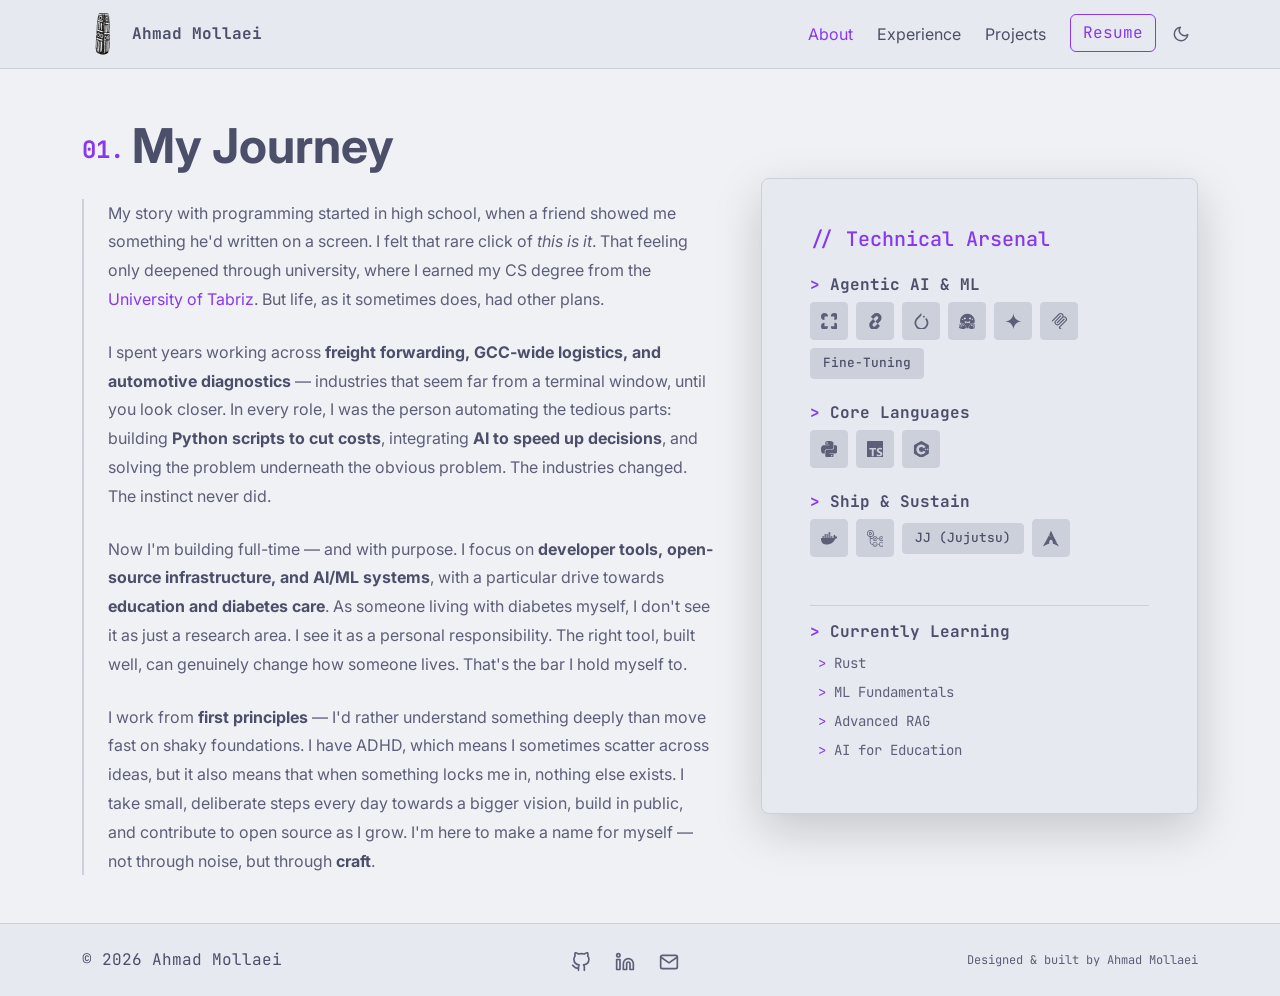
<file: about.html>
<!doctype html>
<!-- Old URL: redirect to /about/ -->
<html lang="en">
  <head>
    <meta charset="UTF-8" />
    <meta name="robots" content="noindex" />
    <script>
      location.replace("/about/" + location.search + location.hash);
    </script>
    <meta http-equiv="refresh" content="0; url=/about/" />
    <link rel="canonical" href="https://ahmadmollaei.dev/about/" />
    <title>Redirecting…</title>
  </head>
  <body>
    <p>Moved to <a href="/about/">/about/</a>.</p>
  </body>
</html>
</file>
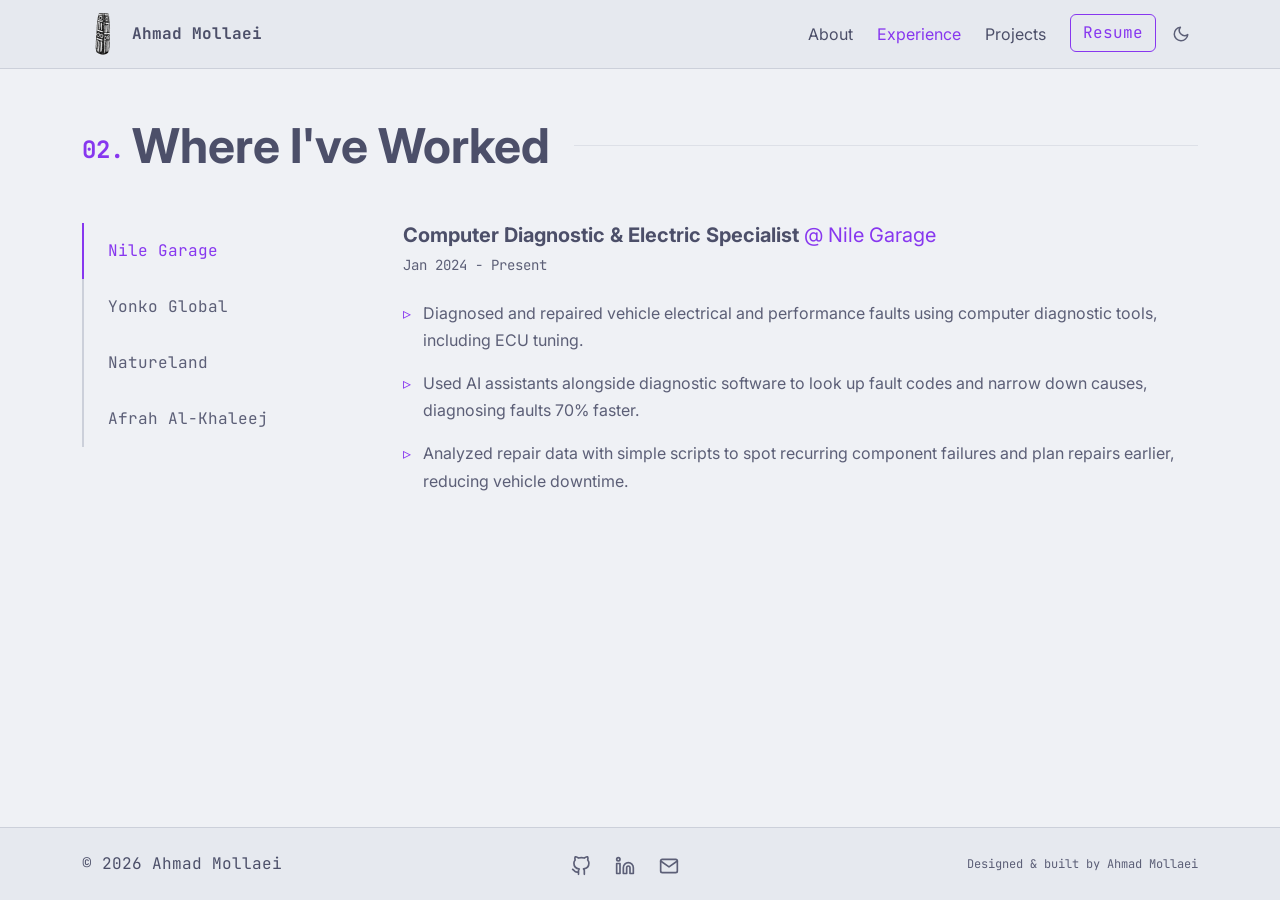
<file: experience.html>
<!doctype html>
<!-- Old URL: redirect to /experience/ -->
<html lang="en">
  <head>
    <meta charset="UTF-8" />
    <meta name="robots" content="noindex" />
    <script>
      location.replace("/experience/" + location.search + location.hash);
    </script>
    <meta http-equiv="refresh" content="0; url=/experience/" />
    <link rel="canonical" href="https://ahmadmollaei.dev/experience/" />
    <title>Redirecting…</title>
  </head>
  <body>
    <p>Moved to <a href="/experience/">/experience/</a>.</p>
  </body>
</html>
</file>
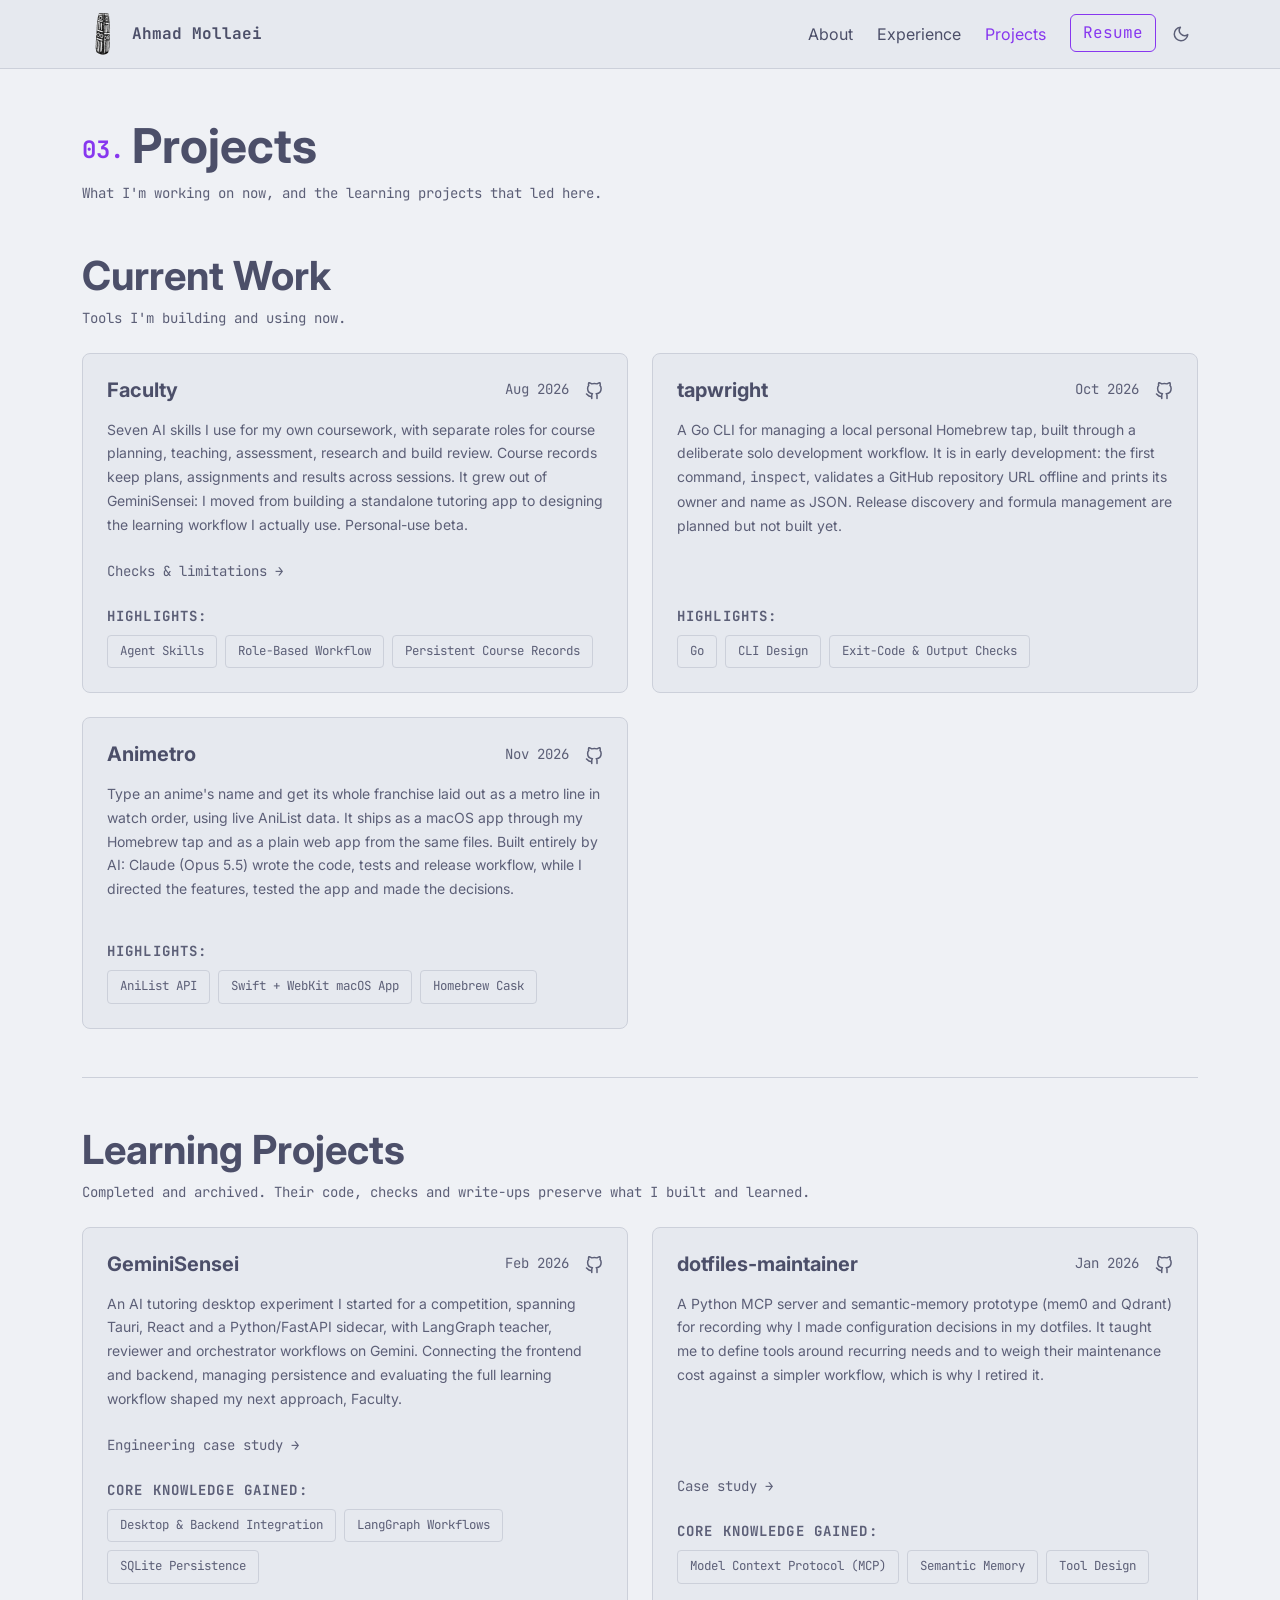
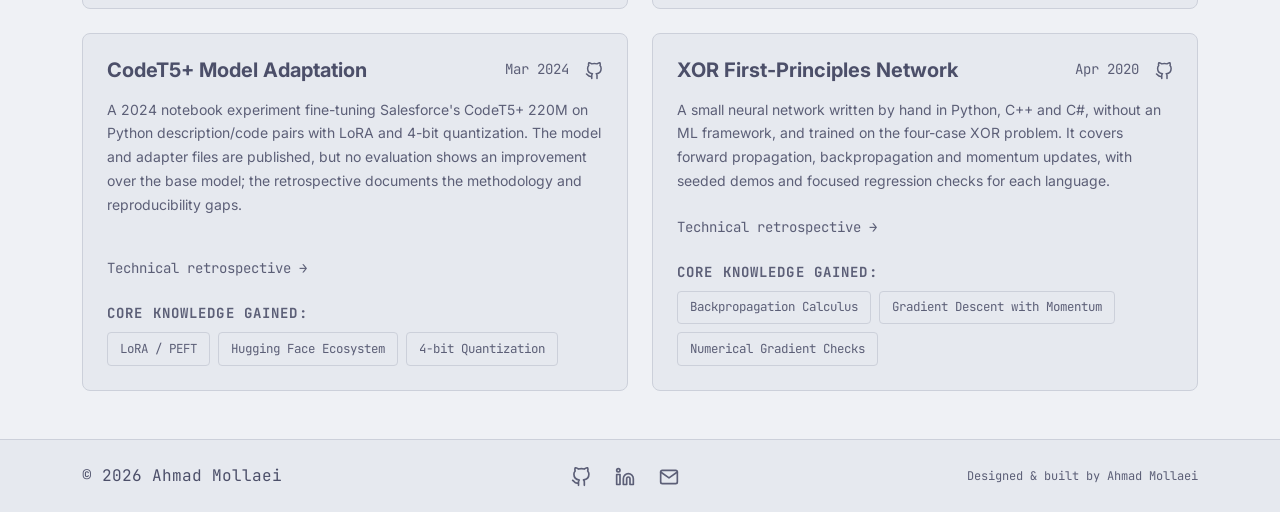
<file: projects.html>
<!doctype html>
<!-- Old URL: redirect to /projects/ -->
<html lang="en">
  <head>
    <meta charset="UTF-8" />
    <meta name="robots" content="noindex" />
    <script>
      location.replace("/projects/" + location.search + location.hash);
    </script>
    <meta http-equiv="refresh" content="0; url=/projects/" />
    <link rel="canonical" href="https://ahmadmollaei.dev/projects/" />
    <title>Redirecting…</title>
  </head>
  <body>
    <p>Moved to <a href="/projects/">/projects/</a>.</p>
  </body>
</html>
</file>
<file: styles.css>
/* Fonts and Theme */
:root {
  /* Fonts */
  --font-sans: "Inter", sans-serif;
  --font-mono: "JetBrains Mono", monospace;

  /* Override Bootstrap's monospace */
  --bs-font-monospace: var(--font-mono);

  /* Colors Dark-Mode */
  --ctp-base: #1e1e2e;
  --ctp-mantle: #181825;
  --ctp-surface0: #313244;
  --ctp-text: #cdd6f4;
  --ctp-subtext0: #a6adc8;
  --ctp-mauve: #cba6f7;
  --ctp-comment: #7d8299; /* dim terminal comment, 4.62:1 on mantle */

  /* Override Bootstrap Colors */
  --bs-body-bg: var(--ctp-base);
  --bs-body-color: var(--ctp-text);
  --bs-secondary-color: var(--ctp-subtext0);
  --bs-border-color: var(--ctp-surface0);
  --bs-link-color: var(--ctp-mauve);
  --bs-link-hover-color: var(--ctp-mauve);

  --navbar-height: 69px;

  /* Sidebar Variables */
  --sidebar-width: 40px;
  --sidebar-gap: 20px;
  --sidebar-display: none;
  --container-width: 100%;

  /* Native UI (scrollbars, form controls) follows the site theme */
  color-scheme: dark;
}

html[data-theme="light"] {
  color-scheme: light;

  /* Colors light-Mode */
  --ctp-base: #eff1f5;
  --ctp-mantle: #e6e9ef;
  --ctp-surface0: #ccd0da;
  --ctp-text: #4c4f69;
  --ctp-subtext0: #5c5f77;
  --ctp-mauve: #8737ef; /* Latte mauve #8839ef nudged darker to reach 4.5:1 on mantle */
  --ctp-comment: #63667d; /* dim terminal comment, 4.63:1 on mantle */
}

html {
  scroll-padding-top: var(--navbar-height);
}

body {
  font-family: var(--font-sans);
  background-color: var(--ctp-base);
  color: var(--ctp-text);
}

main {
  padding-top: var(--navbar-height);
}

/* Skip link: shown on focus, above the fixed navbar */
.skip-link {
  position: fixed;
  top: 0.5rem;
  left: 0.5rem;
  z-index: 1100;
  padding: 0.5rem 1rem;
  background-color: var(--ctp-mantle);
  color: var(--ctp-mauve);
  border: 1px solid var(--ctp-mauve);
  border-radius: 4px;
  font-family: var(--font-mono);
}

/* Header*/
/* NavBar*/

.site-navbar {
  background-color: var(--ctp-mantle);
  border-bottom: 1px solid var(--ctp-surface0);

  --bs-navbar-color: var(--ctp-text);
  --bs-navbar-hover-color: var(--ctp-mauve);
  --bs-navbar-active-color: var(--ctp-mauve);
  --bs-navbar-brand-color: var(--ctp-text);
  --bs-navbar-brand-hover-color: var(--ctp-mauve);
}

.site-navbar .navbar-toggler {
  border-color: var(--ctp-surface0);
}

.site-navbar .navbar-toggler-icon {
  filter: invert(1);
}

html[data-theme="light"] .site-navbar .navbar-toggler-icon {
  filter: none;
}

.navbar-logo {
  height: 42px;
  width: auto;
  display: inline-block;
  transition: transform 0.2s ease;
}

.navbar-logo:hover {
  transform: scale(1.1);
}

.btn-resume {
  color: var(--ctp-mauve);
  border: 1px solid var(--ctp-mauve);
  background: transparent;
  transition: all 0.2s ease;
}

.btn-resume:hover {
  background-color: var(--ctp-mauve);
  color: var(--ctp-base);
}

@media (max-width: 991px) {
  .site-navbar .btn-resume {
    border: none;
    color: var(--ctp-mauve);
    padding: var(--bs-nav-link-padding-y) var(--bs-nav-link-padding-x);
    width: 100%;
    text-align: left;
    background: transparent;
  }

  .site-navbar .btn-resume:hover {
    background-color: transparent;
    text-decoration: underline;
    color: var(--ctp-mauve);
  }

  .nav-item:has(.btn-resume) {
    border-top: 1px solid var(--ctp-surface0);
    padding-top: 0.5rem;
    margin-top: 0.5rem;
  }
}

/* Theme Toggle Button */
.btn-theme-toggle {
  background: transparent;
  border: none;
  color: var(--ctp-subtext0);
  padding: 0.25rem 0.5rem;
  cursor: pointer;
  display: flex;
  align-items: center;
  transition: color 0.2s ease;
}

.btn-theme-toggle:hover {
  color: var(--ctp-mauve);
}

/* Theme Toggle Icon visibility */

#icon-sun {
  display: block;
}

#icon-moon {
  display: none;
}

html[data-theme="light"] #icon-sun {
  display: none;
}

html[data-theme="light"] #icon-moon {
  display: block;
}

/* SideBars */
@media (min-width: 768px) {
  :root {
    --container-width: 720px;
    --sidebar-display: none;
  }
}
@media (min-width: 872px) {
  :root {
    --sidebar-display: block;
  }
}

@media (min-width: 992px) {
  :root {
    --container-width: 960px;
    --sidebar-display: none;
  }
}
@media (min-width: 1112px) {
  :root {
    --sidebar-display: block;
  }
}

@media (min-width: 1200px) {
  :root {
    --container-width: 1140px;
    --sidebar-display: none;
  }
}
@media (min-width: 1292px) {
  :root {
    --sidebar-display: block;
  }
}

@media (min-width: 1400px) {
  :root {
    --container-width: 1320px;
    --sidebar-display: none;
  }
}
@media (min-width: 1472px) {
  :root {
    --sidebar-display: block;
  }
}

.sidebar {
  position: fixed;
  bottom: 0;
  width: var(--sidebar-width);
  z-index: 10;
  display: var(--sidebar-display);
}

.sidebar-left {
  left: min(
    calc(25vw - (var(--container-width) / 4) - (var(--sidebar-width) / 2)),
    calc(
      50vw - (var(--container-width) / 2) - var(--sidebar-width) -
        var(--sidebar-gap)
    )
  );
  right: auto;
}

.sidebar-right {
  right: min(
    calc(25vw - (var(--container-width) / 4) - (var(--sidebar-width) / 2)),
    calc(
      50vw - (var(--container-width) / 2) - var(--sidebar-width) -
        var(--sidebar-gap)
    )
  );
  left: auto;
}

.social-list {
  display: flex;
  flex-direction: column;
  align-items: center;
  list-style: none;
  margin: 0;
  padding: 0;
}

.social-list li {
  margin-bottom: 20px;
}

.social-list svg {
  width: 20px;
  height: 20px;
}

.social-list a {
  color: var(--ctp-subtext0);
  transition:
    color 0.2s ease,
    transform 0.2s ease;
  display: block;
}

.social-list a:hover {
  color: var(--ctp-mauve);
  transform: translateY(-3px);
}

.email-wrapper {
  display: flex;
  flex-direction: column;
  align-items: center;
  position: relative;
}

.email-wrapper a {
  margin: 20px auto;
  padding: 10px;

  text-decoration: none;
  writing-mode: vertical-rl;
  font-family: var(--font-mono);
  font-size: 12px;
  color: var(--ctp-subtext0);
  letter-spacing: 0.1em;

  transition:
    color 0.2s ease,
    transform 0.2s ease;
}

.email-wrapper a:hover {
  color: var(--ctp-mauve);
  transform: translateX(3px);
}

.social-list::after,
.email-wrapper::after {
  content: "";
  display: block;
  width: 1px;
  height: 300px;
  margin: 0 auto;
  background-color: var(--ctp-subtext0);
  opacity: 0.3;
}

@media (max-height: 650px) {
  .social-list::after,
  .email-wrapper::after {
    height: 15vh;
    min-height: 90px;
  }

  .social-list li {
    margin-bottom: 12px;
  }
  .email-wrapper a {
    margin: 10px auto;
  }
}

/* HOME PAGE */

/* Hero Section */

.hero-section {
  min-height: calc(100vh - var(--navbar-height));
  min-height: calc(100svh - var(--navbar-height));
}

@media (max-height: 550px) {
  .hero-section {
    padding-top: var(--navbar-height);
    padding-bottom: 24px;
  }
}

.hero-greeting {
  color: var(--ctp-mauve);
}

.hero-name {
  color: var(--ctp-text);
}

.hero-tagline {
  color: var(--ctp-subtext0);
}

.hero-bio {
  color: var(--ctp-subtext0);
}

/* ABOUT PAGE */

.about-heading {
  color: var(--ctp-text);
}

.about-section-num {
  color: var(--ctp-mauve);
  font-family: var(--font-mono);
  font-size: 0.5em;
  vertical-align: middle;
  margin-right: 0.5rem;
}

.about-bio-border a {
  color: var(--ctp-mauve);
  text-decoration: none;
}

.about-bio-border a:hover {
  text-decoration: underline;
}

.about-bio-border {
  border-left: 2px solid var(--ctp-surface0);
}

.about-bio-border p {
  color: var(--ctp-subtext0);
  line-height: 1.8;
}

.about-bio-border strong {
  color: var(--ctp-text);
  font-weight: 700; /* Inter 600 isn't loaded; 600 already rendered as 700 */
}

.about-card {
  background-color: var(--ctp-mantle);
  border: 1px solid var(--ctp-surface0);
  border-radius: 8px;
}

.about-card-title {
  color: var(--ctp-mauve);
}

.about-cat-heading {
  color: var(--ctp-text);
}

.about-cat-heading::before {
  content: "> ";
  color: var(--ctp-mauve);
}

.about-card .badge {
  display: inline-flex;
  align-items: center;
  justify-content: center;
  font-weight: 500;
  border-radius: 4px;
  background-color: var(--ctp-surface0);
  border: 1px solid var(--ctp-surface0);
}

.icon-badge {
  padding: 0.6rem;
  width: 38px;
  height: 38px;
}

.icon-badge svg {
  width: 100%;
  height: 100%;
  fill: var(--ctp-subtext0);
}

.text-badge {
  padding: 0.5rem 0.75rem;
  font-family: var(--font-mono);
  font-size: 0.8rem;
  color: var(--ctp-subtext0);
}

/* subtext0 on surface0 is only 4.05:1 in light mode */
html[data-theme="light"] .text-badge {
  color: var(--ctp-text);
}

.about-learning-section {
  border-top: 1px solid var(--ctp-surface0);
}

.about-learning-list {
  color: var(--ctp-subtext0);
}

.about-learning-list .about-learning-item::before {
  content: "> ";
  color: var(--ctp-mauve);
}

/* EXPERIENCE PAGE */

.exp-heading {
  color: var(--ctp-text);
}

.exp-divider {
  height: 1px;
  background-color: var(--ctp-surface0);
  opacity: 0.5;
}

.nav-pills .nav-link {
  color: var(--ctp-subtext0);
  background: transparent;
  border-left: 2px solid var(--ctp-surface0);
  border-radius: 0;
  transition: all 0.2s ease;
}

.nav-pills .nav-link:hover {
  color: var(--ctp-mauve);
  background-color: transparent;
  border-left-color: var(--ctp-mauve);
}

.nav-pills .nav-link.active {
  color: var(--ctp-mauve);
  background-color: transparent;
  border-left: 2px solid var(--ctp-mauve);
}

/* Below md the tabs are one horizontal scroll strip with a bottom indicator */
@media (max-width: 767.98px) {
  .nav-pills {
    overflow-x: auto;
  }

  .nav-pills .nav-link,
  .nav-pills .nav-link.active {
    flex: 0 0 auto;
    white-space: nowrap;
    border-left: 0;
    border-bottom: 2px solid var(--ctp-surface0);
  }

  .nav-pills .nav-link:hover,
  .nav-pills .nav-link.active {
    border-bottom-color: var(--ctp-mauve);
  }

  /* Bootstrap's outer focus shadow would be clipped by the scroll box */
  .nav-pills .nav-link:focus-visible {
    box-shadow: none;
    outline: 2px solid var(--ctp-mauve);
    outline-offset: -2px;
  }
}

.exp-job-title {
  color: var(--ctp-text);
}

.exp-company {
  color: var(--ctp-mauve);
  font-weight: 400;
}

.exp-date {
  color: var(--ctp-subtext0);
}

.tab-content ul {
  list-style: none;
  padding-left: 0;
}

.tab-content ul li {
  color: var(--ctp-subtext0);
  line-height: 1.7;
  padding-left: 1.25rem;
  position: relative;
}

.tab-content ul li::before {
  content: "▹";
  color: var(--ctp-mauve);
  position: absolute;
  left: 0;
}

/* PROJECTS PAGE */

.proj-heading {
  color: var(--ctp-text);
}

.proj-badge-label {
  color: var(--ctp-subtext0);
  letter-spacing: 0.08em;
}

.proj-badge {
  display: inline-flex;
  align-items: center;
  padding: 0.4rem 0.75rem;
  font-size: 0.78rem;
  border-radius: 4px;
  background-color: transparent;
  border: 1px solid var(--ctp-surface0);
  color: var(--ctp-subtext0);
}

.proj-card {
  background-color: var(--ctp-mantle);
  border: 1px solid var(--ctp-surface0);
  border-radius: 8px;
  transition:
    border-color 0.2s ease,
    transform 0.2s ease;
}

.proj-card:hover {
  border-color: var(--ctp-mauve);
  transform: translateY(-4px);
}

.proj-title {
  color: var(--ctp-text);
}

.proj-date {
  color: var(--ctp-subtext0);
}

.proj-desc {
  color: var(--ctp-subtext0);
  line-height: 1.7;
}

.proj-section-divider {
  border-top: 1px solid var(--ctp-surface0);
}

.proj-link {
  color: var(--ctp-subtext0);
  transition:
    color 0.2s ease,
    transform 0.2s ease;
  display: block;
}

.proj-link:hover {
  color: var(--ctp-mauve);
  transform: translateY(-2px);
}

/* 404 PAGE */

.not-found-label {
  color: var(--ctp-subtext0);
  font-size: 0.85rem;
  letter-spacing: 0.1em;
}

.not-found-accent {
  color: var(--ctp-mauve);
}

.not-found-code {
  color: var(--ctp-mauve);
  font-size: clamp(5rem, 20vw, 10rem);
  line-height: 1;
}

.not-found-heading {
  color: var(--ctp-text);
}

.not-found-desc {
  color: var(--ctp-subtext0);
  line-height: 1.8;
}

.not-found-terminal {
  background-color: var(--ctp-mantle);
  border: 1px solid var(--ctp-surface0);
  border-radius: 8px;
  min-width: min(320px, 100%);
}

.not-found-comment {
  color: var(--ctp-comment);
  font-style: italic;
}

/* ms-1 + 4px padding keeps the text where ms-2 put it */
.not-found-cmd {
  color: var(--ctp-mauve);
  text-decoration: none;
  padding: 1px 4px;
  border-radius: 2px;
  transition:
    background-color 0.15s,
    color 0.15s;
}

/* Hover/focus looks like a terminal selection (mantle on mauve: 4.52:1
   light, 8.64:1 dark). The highlight is the focus indicator, hence no outline. */
.not-found-cmd:hover,
.not-found-cmd:focus-visible {
  background-color: var(--ctp-mauve);
  color: var(--ctp-mantle);
  text-decoration: none;
  outline: none;
}

.not-found-cursor {
  display: inline-block;
  width: 0.6em;
  height: 1.1em;
  vertical-align: text-bottom;
  background: var(--ctp-mauve);
  margin-left: 4px;
  animation: blink 1.1s steps(1) 4; /* stops after ~4.4s, solid (WCAG 2.2.2) */
}

@keyframes blink {
  50% {
    opacity: 0;
  }
}

/* FOOTER */

.site-footer {
  background-color: var(--ctp-mantle);
  border-top: 1px solid var(--ctp-surface0);
  position: relative;
  z-index: 11;
}

.site-footer .footer-brand {
  color: var(--ctp-text);
}

.footer-social-link {
  color: var(--ctp-subtext0);
  transition:
    color 0.2s ease,
    transform 0.2s ease;
  display: block;
}

.footer-social-link:hover {
  color: var(--ctp-mauve);
  transform: translateY(-2px);
}

.footer-credit {
  color: var(--ctp-subtext0);
  font-size: 0.75rem;
}

/* MODAL */

.modal-content {
  --bs-modal-bg: var(--ctp-mantle);
  --bs-modal-color: var(--ctp-text);
  border-color: var(--ctp-surface0);
}

.modal-header,
.modal-footer {
  border-color: var(--ctp-surface0);
}

.btn-close {
  filter: invert(1) grayscale(1);
  opacity: 0.5;
}

html[data-theme="light"] .btn-close {
  filter: none;
}

/* Tooltips */
.tooltip {
  --bs-tooltip-bg: var(--ctp-surface0);
  --bs-tooltip-color: var(--ctp-text);
}

/* Reduced motion: keep the colour changes, drop the hover movement and the
   blinking cursor (it stays visible, just static) */
@media (prefers-reduced-motion: reduce) {
  .not-found-cursor {
    animation: none;
  }

  .navbar-logo:hover,
  .social-list a:hover,
  .email-wrapper a:hover,
  .proj-card:hover,
  .proj-link:hover,
  .footer-social-link:hover {
    transform: none;
  }
}
</file>
